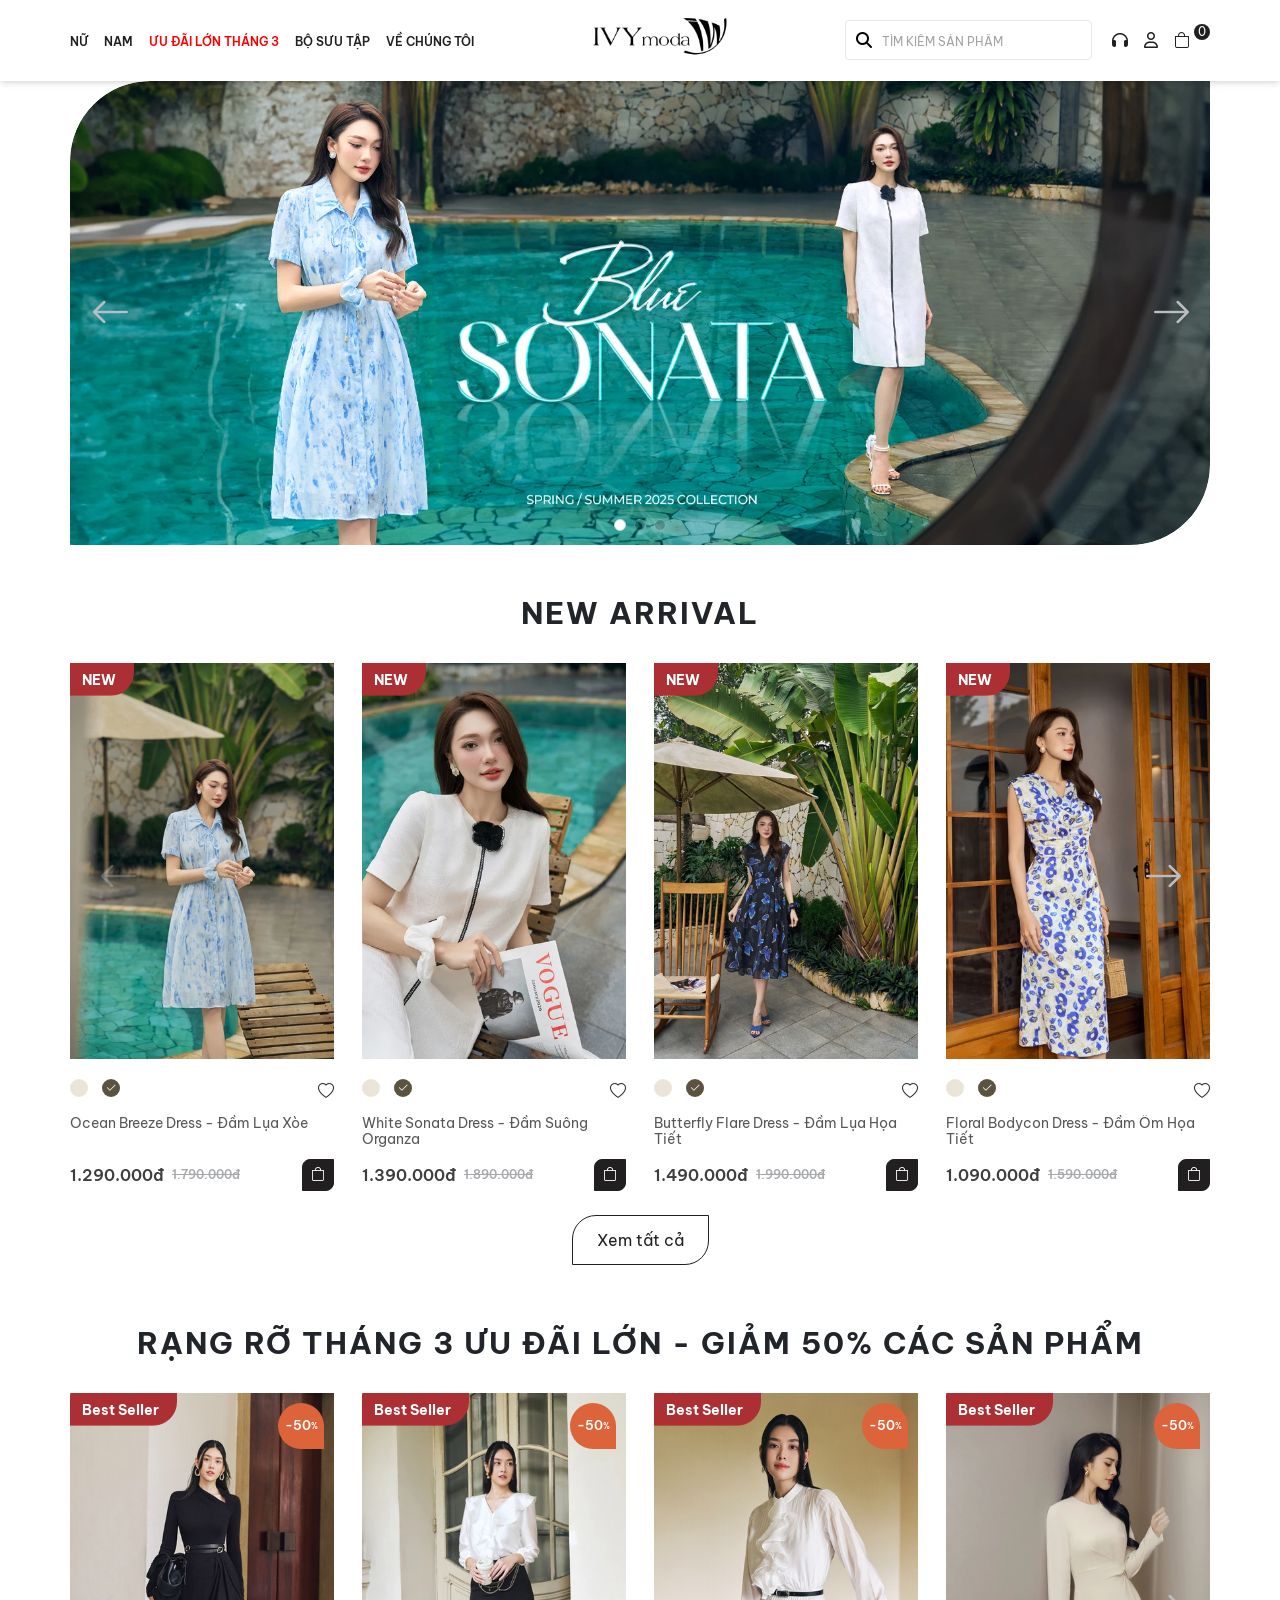
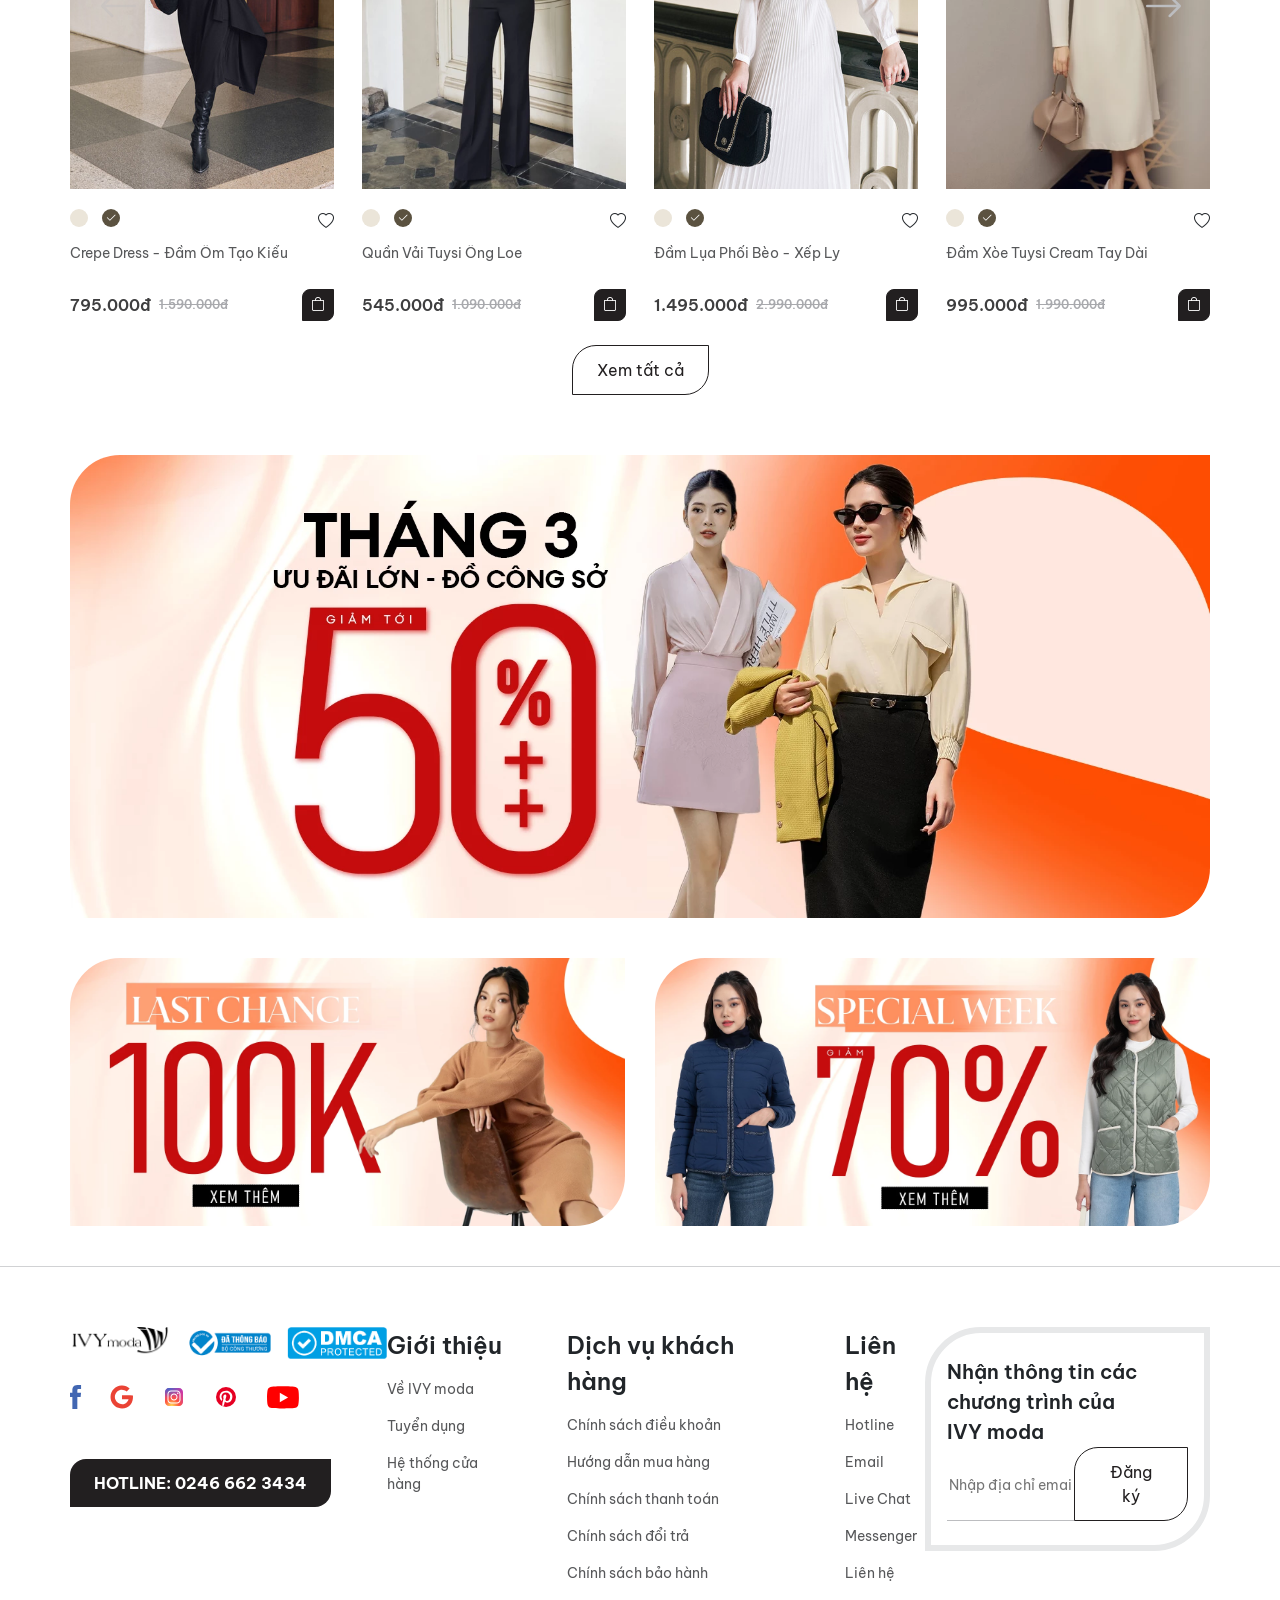
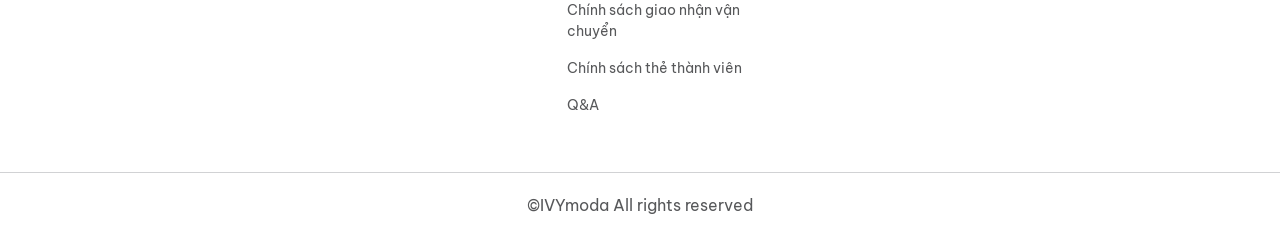
<file: index.html>
<!DOCTYPE html>
<html lang="en">

<head>
  <meta charset="UTF-8" />
  <meta name="viewport" content="width=device-width, initial-scale=1.0" />
  <link rel="stylesheet" href="https://cdnjs.cloudflare.com/ajax/libs/font-awesome/6.7.2/css/all.min.css"
    integrity="sha512-Evv84Mr4kqVGRNSgIGL/F/aIDqQb7xQ2vcrdIwxfjThSH8CSR7PBEakCr51Ck+w+/U6swU2Im1vVX0SVk9ABhg=="
    crossorigin="anonymous" referrerpolicy="no-referrer" />
  <link href="https://cdn.jsdelivr.net/npm/bootstrap@5.2.3/dist/css/bootstrap.min.css" rel="stylesheet"
    integrity="sha384-rbsA2VBKQhggwzxH7pPCaAqO46MgnOM80zW1RWuH61DGLwZJEdK2Kadq2F9CUG65" crossorigin="anonymous" />
  <link rel="stylesheet" href="https://cdn.jsdelivr.net/npm/swiper@11/swiper-bundle.min.css" />
  <link rel="stylesheet" href="https://cdn.jsdelivr.net/npm/bootstrap-icons@1.11.3/font/bootstrap-icons.min.css">
  <link rel="stylesheet" href="./assets/css/style.css" />
  <title>Trang chủ | IVY moda</title>
</head>

<body>
  <!-- Header -->
  <header class="header">
    <div class="container">
      <div class="inner-wrap">
        <!-- Menu Moblie -->
        <button class="inner-menu-mobile" data-bs-toggle="offcanvas" data-bs-target="#menu-mobile"
          aria-controls="menu-mobile">
          <i class="fa-solid fa-bars"></i>
        </button>
        <div class="offcanvas offcanvas-start" data-bs-scroll="true" tabindex="-1" id="menu-mobile">
          <div class="offcanvas-header">
            <button class="button-close-menu" data-bs-dismiss="offcanvas" aria-label="Close">
              <i class="fa-solid fa-xmark"></i>
            </button>
          </div>
          <div class="offcanvas-body">
            <div class="menu-mobile-button">
              <a href="login.html">Đăng nhập</a>
            </div>
            <nav class="menu-mobile-content">
              <ul>
                <li>
                  <a data-bs-toggle="collapse" href="#sub-menu-mobile1" role="button" aria-expanded="false"
                    aria-controls="sub-menu-mobile1">
                    <span>Nữ</span>
                    <i class="fa-solid fa-plus"></i>
                  </a>
                  <ul class="collapse" id="sub-menu-mobile1">
                    <li>
                      <a href="#">Chân váy</a>
                    </li>
                    <li>
                      <a href="#">Đầm / Áo dài</a>
                    </li>
                  </ul>
                </li>
                <li>
                  <a data-bs-toggle="collapse" href="#sub-menu-mobile2" role="button" aria-expanded="false"
                  aria-controls="sub-menu-mobile2">
                    <span>Nam</span>
                    <i class="fa-solid fa-plus"></i>
                  </a>
                  <ul class="collapse" id="sub-menu-mobile2">
                    <li>
                      <a href="#">Áo</a>
                    </li>
                    <li>
                      <a href="#">Quần nam</a>
                    </li>
                  </ul>
                </li>
                <li>
                  <a href="#" class="active">
                    <span>ƯU ĐÃI LỚN THÁNG 3</span>
                    <i class="fa-solid fa-plus"></i>
                  </a>
                </li>
                <li>
                  <a href="#">
                    <span>Bộ sưu tập</span>
                    <i class="fa-solid fa-plus"></i>
                  </a>
                </li>
                <li>
                  <a href="#">
                    <span>LIFESTYLE</span>
                  </a>
                </li>
                <li>
                  <a href="#">
                    <span>Về chúng tôi</span>
                    <i class="fa-solid fa-plus"></i>
                  </a>
                </li>
              </ul>
            </nav>
          </div>
        </div>
        <!-- End Menu Mobile -->

        <nav class="inner-menu">
          <ul>
            <li>
              <a href="#">Nữ</a>
            </li>
            <li>
              <a href="#">Nam</a>
            </li>
            <li>
              <a href="#" class="active">Ưu đãi lớn tháng 3</a>
              <ul>
                <div class="sub-title-menu">
                  <a href="#">SALE 50% Toàn bộ SP</a>
                </div>
                <li>
                  <a href="#">Áo công sở</a>
                </li>
                <li>
                  <a href="#">Đầm kiểu</a>
                </li>
                <li>
                  <a href="#">Áo khoác / blazer</a>
                </li>
                <li>
                  <a href="#">Áo thun / len</a>
                </li>
                <li>
                  <a href="#">Quần tây / jeans</a>
                </li>
                <li>
                  <a href="#">Chân váy công sở</a>
                </li>
              </ul>
            </li>
            <li>
              <a href="#">Bộ sưu tập</a>
            </li>
            <li>
              <a href="#">Về chúng tôi</a>
            </li>
          </ul>
        </nav>
        <div class="inner-logo">
          <a href="/">
            <img src="./assets/images/logo.png" alt="IVY moda" />
          </a>
        </div>
        <div class="inner-right-header">
          <form action="">
            <button>
              <i class="fa-solid fa-magnifying-glass"></i>
            </button>
            <input type="text" placeholder="TÌM KIẾM SẢN PHẨM" />
          </form>
          <div class="inner-actions">
            <div class="inner-headphone">
              <a href="#"><i class="fa-solid fa-headphones"></i></a>
            </div>
            <div class="inner-user">
              <a href="login.html"><i class="fa-regular fa-user"></i></a>
            </div>
            <div class="inner-cart">
              <!-- Cart Mobile -->
              <a data-bs-toggle="offcanvas" href="#cart-mobile" role="button" aria-controls="cart-mobile">
                <i class="bi bi-bag"></i>
                <span>0</span>
              </a>
              <div class="offcanvas offcanvas-end" tabindex="-1" id="cart-mobile" aria-labelledby="cart-mobile-title">
                <div class="offcanvas-header">
                  <h5 class="offcanvas-title" id="cart-mobile-title">
                    Giỏ hàng
                    <div class="cart-mobile-quantity">0</div>
                  </h5>
                  <button data-bs-dismiss="offcanvas" aria-label="Close">
                    <i class="fa-solid fa-xmark"></i>
                  </button>
                </div>
                <div class="offcanvas-body">
                  <div class="inner-content">
                    <div class="cart-mobile-total">Tổng cộng:<b>0đ</b></div>
                    <a href="#" class="cart-mobile-button">Đăng nhập</a>
                  </div>
                </div>
              </div>
              <!-- End Cart Mobile -->
            </div>
          </div>
        </div>
      </div>
    </div>
  </header>
  <!-- End Header -->

  <!-- Section 1 -->
  <div class="section-1">
    <div class="container">
      <div class="swiper swiperSection1">
        <div class="swiper-wrapper">
          <div class="swiper-slide inner-item">
            <a href="#">
              <img src="./assets/images/banner-1.webp" alt="">
            </a>
          </div>
          <div class="swiper-slide inner-item">
            <a href="#">
              <img src="./assets/images/banner-2.webp" alt="">
            </a>
          </div>
          <div class="swiper-slide inner-item">
            <a href="#">
              <img src="./assets/images/banner-3.webp" alt="">
            </a>
          </div>
        </div>
        <div class="swiper-button-next"><i class="bi bi-arrow-right"></i></div>
        <div class="swiper-button-prev"><i class="bi bi-arrow-left"></i></div>
        <div class="swiper-pagination"></div>
      </div>
    </div>
  </div>
  <!-- End Section 1 -->

  <!-- Section 2 -->
  <div class="section-2">
    <div class="container">
      <h2 class="box-title">
        NEW ARRIVAL
      </h2>
      <div class="swiper swiperSection2">
        <div class="swiper-wrapper">
          <div class="swiper-slide product-item">
            <div class="inner-tag tag-uppercase">
              New
            </div>
            <div class="inner-image">
              <a href="#">
                <img src="./assets/images/product-1.webp" alt="">
                <img src="./assets/images/product-1-active.webp" alt="" class="hover-img">
              </a>
            </div>
            <div class="inner-content">
              <div class="inner-meta">
                <div class="inner-color">
                  <div class="inner-box"></div>
                  <div class="inner-box"><i class="bi bi-check2"></i></div>
                </div>
                <div class="inner-favorite"><i class="bi bi-heart"></i></div>
              </div>
              <h3 class="inner-title">
                <a href="#">Ocean Breeze Dress - Đầm lụa xòe</a>
              </h3>
              <div class="price-product">
                <div class="inner-price">
                  <div class="inner-price-new">1.290.000đ</div>
                  <div class="inner-price-old">1.790.000đ</div>
                </div>
                <div class="inner-bag dropdown">
                  <a href="#" role="button" data-bs-toggle="dropdown" aria-expanded="false" data-bs-offset="0, 20">
                    <i class="bi bi-bag"></i>
                  </a>
                  <ul class="dropdown-menu">
                    <li><a class="dropdown-item" href="#">S</a></li>
                    <li><a class="dropdown-item" href="#">M</a></li>
                    <li><a class="dropdown-item" href="#">L</a></li>
                    <li><a class="dropdown-item" href="#">XL</a></li>
                  </ul>
                </div>
              </div>
            </div>
          </div>
          <div class="swiper-slide product-item">
            <div class="inner-tag tag-uppercase">
              New
            </div>
            <div class="inner-image">
              <a href="#">
                <img src="./assets/images/product-2.webp" alt="">
                <img src="./assets/images/product-2-active.webp" alt="" class="hover-img">
              </a>
            </div>
            <div class="inner-content">
              <div class="inner-meta">
                <div class="inner-color">
                  <div class="inner-box"></div>
                  <div class="inner-box"><i class="bi bi-check2"></i></div>
                </div>
                <div class="inner-favorite"><i class="bi bi-heart"></i></div>
              </div>
              <h3 class="inner-title">
                <a href="#">White Sonata Dress - Đầm suông Organza</a>
              </h3>
              <div class="price-product">
                <div class="inner-price">
                  <div class="inner-price-new">1.390.000đ</div>
                  <div class="inner-price-old">1.890.000đ</div>
                </div>
                <div class="inner-bag dropdown">
                  <a href="#" role="button" data-bs-toggle="dropdown" aria-expanded="false" data-bs-offset="0, 20">
                    <i class="bi bi-bag"></i>
                  </a>
                  <ul class="dropdown-menu">
                    <li><a class="dropdown-item" href="#">S</a></li>
                    <li><a class="dropdown-item" href="#">M</a></li>
                    <li><a class="dropdown-item" href="#">L</a></li>
                    <li><a class="dropdown-item" href="#">XL</a></li>
                  </ul>
                </div>
              </div>
            </div>
          </div>
          <div class="swiper-slide product-item">
            <div class="inner-tag tag-uppercase">
              New
            </div>
            <div class="inner-image">
              <a href="#">
                <img src="./assets/images/product-3.webp" alt="">
                <img src="./assets/images/product-3-active.webp" alt="" class="hover-img">
              </a>
            </div>
            <div class="inner-content">
              <div class="inner-meta">
                <div class="inner-color">
                  <div class="inner-box"></div>
                  <div class="inner-box"><i class="bi bi-check2"></i></div>
                </div>
                <div class="inner-favorite"><i class="bi bi-heart"></i></div>
              </div>
              <h3 class="inner-title">
                <a href="#">Butterfly Flare Dress - Đầm lụa họa tiết</a>
              </h3>
              <div class="price-product">
                <div class="inner-price">
                  <div class="inner-price-new">1.490.000đ</div>
                  <div class="inner-price-old">1.990.000đ</div>
                </div>
                <div class="inner-bag dropdown">
                  <a href="#" role="button" data-bs-toggle="dropdown" aria-expanded="false" data-bs-offset="0, 20">
                    <i class="bi bi-bag"></i>
                  </a>
                  <ul class="dropdown-menu">
                    <li><a class="dropdown-item" href="#">S</a></li>
                    <li><a class="dropdown-item" href="#">M</a></li>
                    <li><a class="dropdown-item" href="#">L</a></li>
                    <li><a class="dropdown-item" href="#">XL</a></li>
                  </ul>
                </div>
              </div>
            </div>
          </div>
          <div class="swiper-slide product-item">
            <div class="inner-tag tag-uppercase">
              New
            </div>
            <div class="inner-image">
              <a href="#">
                <img src="./assets/images/product-4.webp" alt="">
                <img src="./assets/images/product-4-active.webp" alt="" class="hover-img">
              </a>
            </div>
            <div class="inner-content">
              <div class="inner-meta">
                <div class="inner-color">
                  <div class="inner-box"></div>
                  <div class="inner-box"><i class="bi bi-check2"></i></div>
                </div>
                <div class="inner-favorite"><i class="bi bi-heart"></i></div>
              </div>
              <h3 class="inner-title">
                <a href="#">Floral Bodycon Dress - Đầm ôm họa tiết</a>
              </h3>
              <div class="price-product">
                <div class="inner-price">
                  <div class="inner-price-new">1.090.000đ</div>
                  <div class="inner-price-old">1.590.000đ</div>
                </div>
                <div class="inner-bag dropdown">
                  <a href="#" role="button" data-bs-toggle="dropdown" aria-expanded="false" data-bs-offset="0, 20">
                    <i class="bi bi-bag"></i>
                  </a>
                  <ul class="dropdown-menu">
                    <li><a class="dropdown-item" href="#">S</a></li>
                    <li><a class="dropdown-item" href="#">M</a></li>
                    <li><a class="dropdown-item" href="#">L</a></li>
                    <li><a class="dropdown-item" href="#">XL</a></li>
                  </ul>
                </div>
              </div>
            </div>
          </div>
          <div class="swiper-slide product-item">
            <div class="inner-tag tag-uppercase">
              New
            </div>
            <div class="inner-image">
              <a href="#">
                <img src="./assets/images/product-5.webp" alt="">
                <img src="./assets/images/product-5-active.webp" alt="" class="hover-img">
              </a>
            </div>
            <div class="inner-content">
              <div class="inner-meta">
                <div class="inner-color">
                  <div class="inner-box"></div>
                  <div class="inner-box"><i class="bi bi-check2"></i></div>
                </div>
                <div class="inner-favorite"><i class="bi bi-heart"></i></div>
              </div>
              <h3 class="inner-title">
                <a href="#">Graceful Bloom Dress - Đầm Tuytsi đuôi cá</a>
              </h3>
              <div class="price-product">
                <div class="inner-price">
                  <div class="inner-price-new">1.390.000đ</div>
                  <div class="inner-price-old">1.890.000đ</div>
                </div>
                <div class="inner-bag dropdown">
                  <a href="#" role="button" data-bs-toggle="dropdown" aria-expanded="false" data-bs-offset="0, 20">
                    <i class="bi bi-bag"></i>
                  </a>
                  <ul class="dropdown-menu">
                    <li><a class="dropdown-item" href="#">S</a></li>
                    <li><a class="dropdown-item" href="#">M</a></li>
                    <li><a class="dropdown-item" href="#">L</a></li>
                    <li><a class="dropdown-item" href="#">XL</a></li>
                  </ul>
                </div>
              </div>
            </div>
          </div>
          <div class="swiper-slide product-item">
            <div class="inner-tag tag-uppercase">
              New
            </div>
            <div class="inner-image">
              <a href="#">
                <img src="./assets/images/product-6.webp" alt="">
                <img src="./assets/images/product-6-active.webp" alt="" class="hover-img">
              </a>
            </div>
            <div class="inner-content">
              <div class="inner-meta">
                <div class="inner-color">
                  <div class="inner-box"></div>
                  <div class="inner-box"><i class="bi bi-check2"></i></div>
                </div>
                <div class="inner-favorite"><i class="bi bi-heart"></i></div>
              </div>
              <h3 class="inner-title">
                <a href="#">Graceful V Knit - Áo Gile Tuytsi</a>
              </h3>
              <div class="price-product">
                <div class="inner-price">
                  <div class="inner-price-new">890.000đ</div>
                  <div class="inner-price-old">1.390.000đ</div>
                </div>
                <div class="inner-bag dropdown">
                  <a href="#" role="button" data-bs-toggle="dropdown" aria-expanded="false" data-bs-offset="0, 20">
                    <i class="bi bi-bag"></i>
                  </a>
                  <ul class="dropdown-menu">
                    <li><a class="dropdown-item" href="#">S</a></li>
                    <li><a class="dropdown-item" href="#">M</a></li>
                    <li><a class="dropdown-item" href="#">L</a></li>
                    <li><a class="dropdown-item" href="#">XL</a></li>
                  </ul>
                </div>
              </div>
            </div>
          </div>
          <div class="swiper-slide product-item">
            <div class="inner-tag tag-uppercase">
              New
            </div>
            <div class="inner-image">
              <a href="#">
                <img src="./assets/images/product-7.webp" alt="">
                <img src="./assets/images/product-7-active.webp" alt="" class="hover-img">
              </a>
            </div>
            <div class="inner-content">
              <div class="inner-meta">
                <div class="inner-color">
                  <div class="inner-box"></div>
                  <div class="inner-box"><i class="bi bi-check2"></i></div>
                </div>
                <div class="inner-favorite"><i class="bi bi-heart"></i></div>
              </div>
              <h3 class="inner-title">
                <a href="#">Sea Breeze Skirt - Chân váy xòe tafta</a>
              </h3>
              <div class="price-product">
                <div class="inner-price">
                  <div class="inner-price-new">690.000đ</div>
                  <div class="inner-price-old">1.190.000đ</div>
                </div>
                <div class="inner-bag dropdown">
                  <a href="#" role="button" data-bs-toggle="dropdown" aria-expanded="false" data-bs-offset="0, 20">
                    <i class="bi bi-bag"></i>
                  </a>
                  <ul class="dropdown-menu">
                    <li><a class="dropdown-item" href="#">S</a></li>
                    <li><a class="dropdown-item" href="#">M</a></li>
                    <li><a class="dropdown-item" href="#">L</a></li>
                    <li><a class="dropdown-item" href="#">XL</a></li>
                  </ul>
                </div>
              </div>
            </div>
          </div>
          <div class="swiper-slide product-item">
            <div class="inner-tag tag-uppercase">
              New
            </div>
            <div class="inner-image">
              <a href="#">
                <img src="./assets/images/product-8.webp" alt="">
                <img src="./assets/images/product-8-active.webp" alt="" class="hover-img">
              </a>
            </div>
            <div class="inner-content">
              <div class="inner-meta">
                <div class="inner-color">
                  <div class="inner-box"></div>
                  <div class="inner-box"><i class="bi bi-check2"></i></div>
                </div>
                <div class="inner-favorite"><i class="bi bi-heart"></i></div>
              </div>
              <h3 class="inner-title">
                <a href="#">Elegant White - Chân váy bút chì</a>
              </h3>
              <div class="price-product">
                <div class="inner-price">
                  <div class="inner-price-new">1.290.000đ</div>
                  <div class="inner-price-old">1.790.000đ</div>
                </div>
                <div class="inner-bag dropdown">
                  <a href="#" role="button" data-bs-toggle="dropdown" aria-expanded="false" data-bs-offset="0, 20">
                    <i class="bi bi-bag"></i>
                  </a>
                  <ul class="dropdown-menu">
                    <li><a class="dropdown-item" href="#">S</a></li>
                    <li><a class="dropdown-item" href="#">M</a></li>
                    <li><a class="dropdown-item" href="#">L</a></li>
                    <li><a class="dropdown-item" href="#">XL</a></li>
                  </ul>
                </div>
              </div>
            </div>
          </div>
          <div class="swiper-slide product-item">
            <div class="inner-tag tag-uppercase">
              New
            </div>
            <div class="inner-image">
              <a href="#">
                <img src="./assets/images/product-9.webp" alt="">
                <img src="./assets/images/product-9-active.webp" alt="" class="hover-img">
              </a>
            </div>
            <div class="inner-content">
              <div class="inner-meta">
                <div class="inner-color">
                  <div class="inner-box"></div>
                  <div class="inner-box"><i class="bi bi-check2"></i></div>
                </div>
                <div class="inner-favorite"><i class="bi bi-heart"></i></div>
              </div>
              <h3 class="inner-title">
                <a href="#">Áo len Polo kẻ ngang</a>
              </h3>
              <div class="price-product">
                <div class="inner-price">
                  <div class="inner-price-new">590.000đ</div>
                  <div class="inner-price-old">1.090.000đ</div>
                </div>
                <div class="inner-bag dropdown">
                  <a href="#" role="button" data-bs-toggle="dropdown" aria-expanded="false" data-bs-offset="0, 20">
                    <i class="bi bi-bag"></i>
                  </a>
                  <ul class="dropdown-menu">
                    <li><a class="dropdown-item" href="#">S</a></li>
                    <li><a class="dropdown-item" href="#">M</a></li>
                    <li><a class="dropdown-item" href="#">L</a></li>
                    <li><a class="dropdown-item" href="#">XL</a></li>
                  </ul>
                </div>
              </div>
            </div>
          </div>
          <div class="swiper-slide product-item">
            <div class="inner-tag tag-uppercase">
              New
            </div>
            <div class="inner-image">
              <a href="#">
                <img src="./assets/images/product-10.webp" alt="">
                <img src="./assets/images/product-10-active.webp" alt="" class="hover-img">
              </a>
            </div>
            <div class="inner-content">
              <div class="inner-meta">
                <div class="inner-color">
                  <div class="inner-box"></div>
                  <div class="inner-box"><i class="bi bi-check2"></i></div>
                </div>
                <div class="inner-favorite"><i class="bi bi-heart"></i></div>
              </div>
              <h3 class="inner-title">
                <a href="#">Graceful Pants - Quần dài Tuytsi</a>
              </h3>
              <div class="price-product">
                <div class="inner-price">
                  <div class="inner-price-new">490.000đ</div>
                  <div class="inner-price-old">990.000đ</div>
                </div>
                <div class="inner-bag dropdown">
                  <a href="#" role="button" data-bs-toggle="dropdown" aria-expanded="false" data-bs-offset="0, 20">
                    <i class="bi bi-bag"></i>
                  </a>
                  <ul class="dropdown-menu">
                    <li><a class="dropdown-item" href="#">S</a></li>
                    <li><a class="dropdown-item" href="#">M</a></li>
                    <li><a class="dropdown-item" href="#">L</a></li>
                    <li><a class="dropdown-item" href="#">XL</a></li>
                  </ul>
                </div>
              </div>
            </div>
          </div>
        </div>
        <div class="swiper-button-next swiper-button-next-custom"><i class="bi bi-arrow-right"></i></div>
        <div class="swiper-button-prev swiper-button-prev-custom"><i class="bi bi-arrow-left"></i></div>
      </div>
      <div class="inner-button">
        <a href="#" class="button-outline">Xem tất cả</a>
      </div>
    </div>
  </div>
  <!-- End Section 2 -->

  <!-- Section 2 more -->
  <div class="section-2">
    <div class="container">
      <h2 class="box-title">
        RẠNG RỠ THÁNG 3 ƯU ĐÃI LỚN - GIẢM 50% CÁC SẢN PHẨM
      </h2>
      <div class="swiper swiperSection2">
        <div class="swiper-wrapper">
          <div class="swiper-slide product-item">
            <div class="inner-tag">
              Best Seller
            </div>
            <div class="inner-discount">-50<span>%</span></div>
            <div class="inner-image">
              <a href="#">
                <img src="./assets/images/product-11.jpg" alt="">
                <img src="./assets/images/product-11-active.jpg" alt="" class="hover-img">
              </a>
            </div>
            <div class="inner-content">
              <div class="inner-meta">
                <div class="inner-color">
                  <div class="inner-box"></div>
                  <div class="inner-box"><i class="bi bi-check2"></i></div>
                </div>
                <div class="inner-favorite"><i class="bi bi-heart"></i></div>
              </div>
              <h3 class="inner-title">
                <a href="#">Crepe Dress - Đầm ôm tạo kiểu</a>
              </h3>
              <div class="price-product">
                <div class="inner-price">
                  <div class="inner-price-new">795.000đ</div>
                  <div class="inner-price-old">1.590.000đ</div>
                </div>
                <div class="inner-bag dropdown">
                  <a href="#" role="button" data-bs-toggle="dropdown" aria-expanded="false" data-bs-offset="0, 20">
                    <i class="bi bi-bag"></i>
                  </a>
                  <ul class="dropdown-menu">
                    <li><a class="dropdown-item" href="#">S</a></li>
                    <li><a class="dropdown-item" href="#">M</a></li>
                    <li><a class="dropdown-item" href="#">L</a></li>
                    <li><a class="dropdown-item" href="#">XL</a></li>
                  </ul>
                </div>
              </div>
            </div>
          </div>
          <div class="swiper-slide product-item">
            <div class="inner-tag">
              Best Seller
            </div>
            <div class="inner-discount">-50<span>%</span></div>
            <div class="inner-image">
              <a href="#">
                <img src="./assets/images/product-12.webp" alt="">
                <img src="./assets/images/product-12-active.webp" alt="" class="hover-img">
              </a>
            </div>
            <div class="inner-content">
              <div class="inner-meta">
                <div class="inner-color">
                  <div class="inner-box"></div>
                  <div class="inner-box"><i class="bi bi-check2"></i></div>
                </div>
                <div class="inner-favorite"><i class="bi bi-heart"></i></div>
              </div>
              <h3 class="inner-title">
                <a href="#">Quần vải Tuysi ống loe</a>
              </h3>
              <div class="price-product">
                <div class="inner-price">
                  <div class="inner-price-new">545.000đ</div>
                  <div class="inner-price-old">1.090.000đ</div>
                </div>
                <div class="inner-bag dropdown">
                  <a href="#" role="button" data-bs-toggle="dropdown" aria-expanded="false" data-bs-offset="0, 20">
                    <i class="bi bi-bag"></i>
                  </a>
                  <ul class="dropdown-menu">
                    <li><a class="dropdown-item" href="#">S</a></li>
                    <li><a class="dropdown-item" href="#">M</a></li>
                    <li><a class="dropdown-item" href="#">L</a></li>
                    <li><a class="dropdown-item" href="#">XL</a></li>
                  </ul>
                </div>
              </div>
            </div>
          </div>
          <div class="swiper-slide product-item">
            <div class="inner-tag">
              Best Seller
            </div>
            <div class="inner-discount">-50<span>%</span></div>
            <div class="inner-image">
              <a href="#">
                <img src="./assets/images/product-13.jpg" alt="">
                <img src="./assets/images/product-13-active.jpg" alt="" class="hover-img">
              </a>
            </div>
            <div class="inner-content">
              <div class="inner-meta">
                <div class="inner-color">
                  <div class="inner-box"></div>
                  <div class="inner-box"><i class="bi bi-check2"></i></div>
                </div>
                <div class="inner-favorite"><i class="bi bi-heart"></i></div>
              </div>
              <h3 class="inner-title">
                <a href="#">Đầm lụa phối bèo - xếp ly</a>
              </h3>
              <div class="price-product">
                <div class="inner-price">
                  <div class="inner-price-new">1.495.000đ</div>
                  <div class="inner-price-old">2.990.000đ</div>
                </div>
                <div class="inner-bag dropdown">
                  <a href="#" role="button" data-bs-toggle="dropdown" aria-expanded="false" data-bs-offset="0, 20">
                    <i class="bi bi-bag"></i>
                  </a>
                  <ul class="dropdown-menu">
                    <li><a class="dropdown-item" href="#">S</a></li>
                    <li><a class="dropdown-item" href="#">M</a></li>
                    <li><a class="dropdown-item" href="#">L</a></li>
                    <li><a class="dropdown-item" href="#">XL</a></li>
                  </ul>
                </div>
              </div>
            </div>
          </div>
          <div class="swiper-slide product-item">
            <div class="inner-tag">
              Best Seller
            </div>
            <div class="inner-discount">-50<span>%</span></div>
            <div class="inner-image">
              <a href="#">
                <img src="./assets/images/product-14.webp" alt="">
                <img src="./assets/images/product-14-active.webp" alt="" class="hover-img">
              </a>
            </div>
            <div class="inner-content">
              <div class="inner-meta">
                <div class="inner-color">
                  <div class="inner-box"></div>
                  <div class="inner-box"><i class="bi bi-check2"></i></div>
                </div>
                <div class="inner-favorite"><i class="bi bi-heart"></i></div>
              </div>
              <h3 class="inner-title">
                <a href="#">Đầm xòe Tuysi Cream tay dài</a>
              </h3>
              <div class="price-product">
                <div class="inner-price">
                  <div class="inner-price-new">995.000đ</div>
                  <div class="inner-price-old">1.990.000đ</div>
                </div>
                <div class="inner-bag dropdown">
                  <a href="#" role="button" data-bs-toggle="dropdown" aria-expanded="false" data-bs-offset="0, 20">
                    <i class="bi bi-bag"></i>
                  </a>
                  <ul class="dropdown-menu">
                    <li><a class="dropdown-item" href="#">S</a></li>
                    <li><a class="dropdown-item" href="#">M</a></li>
                    <li><a class="dropdown-item" href="#">L</a></li>
                    <li><a class="dropdown-item" href="#">XL</a></li>
                  </ul>
                </div>
              </div>
            </div>
          </div>
          <div class="swiper-slide product-item">
            <div class="inner-tag">
              Best Seller
            </div>
            <div class="inner-discount">-50<span>%</span></div>
            <div class="inner-image">
              <a href="#">
                <img src="./assets/images/product-15.webp" alt="">
                <img src="./assets/images/product-15-active.webp" alt="" class="hover-img">
              </a>
            </div>
            <div class="inner-content">
              <div class="inner-meta">
                <div class="inner-color">
                  <div class="inner-box"></div>
                  <div class="inner-box"><i class="bi bi-check2"></i></div>
                </div>
                <div class="inner-favorite"><i class="bi bi-heart"></i></div>
              </div>
              <h3 class="inner-title">
                <a href="#">Áo sơ mi lụa Mystic</a>
              </h3>
              <div class="price-product">
                <div class="inner-price">
                  <div class="inner-price-new">595.000đ</div>
                  <div class="inner-price-old">1.190.000đ</div>
                </div>
                <div class="inner-bag dropdown">
                  <a href="#" role="button" data-bs-toggle="dropdown" aria-expanded="false" data-bs-offset="0, 20">
                    <i class="bi bi-bag"></i>
                  </a>
                  <ul class="dropdown-menu">
                    <li><a class="dropdown-item" href="#">S</a></li>
                    <li><a class="dropdown-item" href="#">M</a></li>
                    <li><a class="dropdown-item" href="#">L</a></li>
                    <li><a class="dropdown-item" href="#">XL</a></li>
                  </ul>
                </div>
              </div>
            </div>
          </div>
          <div class="swiper-slide product-item">
            <div class="inner-tag">
              Best Seller
            </div>
            <div class="inner-discount">-50<span>%</span></div>
            <div class="inner-image">
              <a href="#">
                <img src="./assets/images/product-16.webp" alt="">
                <img src="./assets/images/product-16-active.webp" alt="" class="hover-img">
              </a>
            </div>
            <div class="inner-content">
              <div class="inner-meta">
                <div class="inner-color">
                  <div class="inner-box"></div>
                  <div class="inner-box"><i class="bi bi-check2"></i></div>
                </div>
                <div class="inner-favorite"><i class="bi bi-heart"></i></div>
              </div>
              <h3 class="inner-title">
                <a href="#">Đầm ôm Tuytsi Hiver</a>
              </h3>
              <div class="price-product">
                <div class="inner-price">
                  <div class="inner-price-new">1.045.000đ</div>
                  <div class="inner-price-old">2.090.000đ</div>
                </div>
                <div class="inner-bag dropdown">
                  <a href="#" role="button" data-bs-toggle="dropdown" aria-expanded="false" data-bs-offset="0, 20">
                    <i class="bi bi-bag"></i>
                  </a>
                  <ul class="dropdown-menu">
                    <li><a class="dropdown-item" href="#">S</a></li>
                    <li><a class="dropdown-item" href="#">M</a></li>
                    <li><a class="dropdown-item" href="#">L</a></li>
                    <li><a class="dropdown-item" href="#">XL</a></li>
                  </ul>
                </div>
              </div>
            </div>
          </div>
          <div class="swiper-slide product-item">
            <div class="inner-tag">
              Best Seller
            </div>
            <div class="inner-discount">-50<span>%</span></div>
            <div class="inner-image">
              <a href="#">
                <img src="./assets/images/product-17.webp" alt="">
                <img src="./assets/images/product-17-active.webp" alt="" class="hover-img">
              </a>
            </div>
            <div class="inner-content">
              <div class="inner-meta">
                <div class="inner-color">
                  <div class="inner-box"></div>
                  <div class="inner-box"><i class="bi bi-check2"></i></div>
                </div>
                <div class="inner-favorite"><i class="bi bi-heart"></i></div>
              </div>
              <h3 class="inner-title">
                <a href="#">Áo sơ mi Bloom Collar</a>
              </h3>
              <div class="price-product">
                <div class="inner-price">
                  <div class="inner-price-new">645.000đ</div>
                  <div class="inner-price-old">1.290.000đ</div>
                </div>
                <div class="inner-bag dropdown">
                  <a href="#" role="button" data-bs-toggle="dropdown" aria-expanded="false" data-bs-offset="0, 20">
                    <i class="bi bi-bag"></i>
                  </a>
                  <ul class="dropdown-menu">
                    <li><a class="dropdown-item" href="#">S</a></li>
                    <li><a class="dropdown-item" href="#">M</a></li>
                    <li><a class="dropdown-item" href="#">L</a></li>
                    <li><a class="dropdown-item" href="#">XL</a></li>
                  </ul>
                </div>
              </div>
            </div>
          </div>
          <div class="swiper-slide product-item">
            <div class="inner-tag">
              Best Seller
            </div>
            <div class="inner-discount">-50<span>%</span></div>
            <div class="inner-image">
              <a href="#">
                <img src="./assets/images/product-18.webp" alt="">
                <img src="./assets/images/product-18-active.webp" alt="" class="hover-img">
              </a>
            </div>
            <div class="inner-content">
              <div class="inner-meta">
                <div class="inner-color">
                  <div class="inner-box"></div>
                  <div class="inner-box"><i class="bi bi-check2"></i></div>
                </div>
                <div class="inner-favorite"><i class="bi bi-heart"></i></div>
              </div>
              <h3 class="inner-title">
                <a href="#">Chân váy 2 khuy phối dây</a>
              </h3>
              <div class="price-product">
                <div class="inner-price">
                  <div class="inner-price-new">645.000đ</div>
                  <div class="inner-price-old">1.290.000đ</div>
                </div>
                <div class="inner-bag dropdown">
                  <a href="#" role="button" data-bs-toggle="dropdown" aria-expanded="false" data-bs-offset="0, 20">
                    <i class="bi bi-bag"></i>
                  </a>
                  <ul class="dropdown-menu">
                    <li><a class="dropdown-item" href="#">S</a></li>
                    <li><a class="dropdown-item" href="#">M</a></li>
                    <li><a class="dropdown-item" href="#">L</a></li>
                    <li><a class="dropdown-item" href="#">XL</a></li>
                  </ul>
                </div>
              </div>
            </div>
          </div>
          <div class="swiper-slide product-item">
            <div class="inner-tag">
              Best Seller
            </div>
            <div class="inner-discount">-50<span>%</span></div>
            <div class="inner-image">
              <a href="#">
                <img src="./assets/images/product-19.webp" alt="">
                <img src="./assets/images/product-19-active.webp" alt="" class="hover-img">
              </a>
            </div>
            <div class="inner-content">
              <div class="inner-meta">
                <div class="inner-color">
                  <div class="inner-box"></div>
                  <div class="inner-box"><i class="bi bi-check2"></i></div>
                </div>
                <div class="inner-favorite"><i class="bi bi-heart"></i></div>
              </div>
              <h3 class="inner-title">
                <a href="#">Áo vest Sophia Elegance</a>
              </h3>
              <div class="price-product">
                <div class="inner-price">
                  <div class="inner-price-new">845.000đ</div>
                  <div class="inner-price-old">1.690.000đ</div>
                </div>
                <div class="inner-bag dropdown">
                  <a href="#" role="button" data-bs-toggle="dropdown" aria-expanded="false" data-bs-offset="0, 20">
                    <i class="bi bi-bag"></i>
                  </a>
                  <ul class="dropdown-menu">
                    <li><a class="dropdown-item" href="#">S</a></li>
                    <li><a class="dropdown-item" href="#">M</a></li>
                    <li><a class="dropdown-item" href="#">L</a></li>
                    <li><a class="dropdown-item" href="#">XL</a></li>
                  </ul>
                </div>
              </div>
            </div>
          </div>
          <div class="swiper-slide product-item">
            <div class="inner-tag">
              Best Seller
            </div>
            <div class="inner-discount">-50<span>%</span></div>
            <div class="inner-image">
              <a href="#">
                <img src="./assets/images/product-20.webp" alt="">
                <img src="./assets/images/product-20-active.webp" alt="" class="hover-img">
              </a>
            </div>
            <div class="inner-content">
              <div class="inner-meta">
                <div class="inner-color">
                  <div class="inner-box"></div>
                  <div class="inner-box"><i class="bi bi-check2"></i></div>
                </div>
                <div class="inner-favorite"><i class="bi bi-heart"></i></div>
              </div>
              <h3 class="inner-title">
                <a href="#">Đầm lụa xòe cổ nơ Signature</a>
              </h3>
              <div class="price-product">
                <div class="inner-price">
                  <div class="inner-price-new">1.175.000đ</div>
                  <div class="inner-price-old">2.350.000đ</div>
                </div>
                <div class="inner-bag dropdown">
                  <a href="#" role="button" data-bs-toggle="dropdown" aria-expanded="false" data-bs-offset="0, 20">
                    <i class="bi bi-bag"></i>
                  </a>
                  <ul class="dropdown-menu">
                    <li><a class="dropdown-item" href="#">S</a></li>
                    <li><a class="dropdown-item" href="#">M</a></li>
                    <li><a class="dropdown-item" href="#">L</a></li>
                    <li><a class="dropdown-item" href="#">XL</a></li>
                  </ul>
                </div>
              </div>
            </div>
          </div>
        </div>
        <div class="swiper-button-next swiper-button-next-custom"><i class="bi bi-arrow-right"></i></div>
        <div class="swiper-button-prev swiper-button-prev-custom"><i class="bi bi-arrow-left"></i></div>
      </div>
      <div class="inner-button">
        <a href="#" class="button-outline">Xem tất cả</a>
      </div>
    </div>
  </div>
  <!-- End Section 2 more -->

  <!-- Section 3 -->
  <div class="section-3">
    <div class="container">
      <div class="inner-wrap">
        <div class="inner-item">
          <a href="#">
            <img src="./assets/images/section-3-img-1.webp" alt="">
          </a>
        </div>
        <div class="inner-item">
          <a href="#">
            <img src="./assets/images/section-3-img-2.webp" alt="">
          </a>
        </div>
        <div class="inner-item">
          <a href="#">
            <img src="./assets/images/section-3-img-3.webp" alt="">
          </a>
        </div>
      </div>
    </div>
  </div>
  <!-- End Section 3 -->

  <!-- Footer -->
  <footer class="footer">
    <div class="container">
      <div class="inner-wrap">
        <div class="left-footer">
          <div class="inner-brand">
            <img src="./assets/images/logo.png" alt="">
            <img src="./assets/images/img-congthuong.png" alt="">
            <img src="./assets/images/dmca.png" alt="">
          </div>
          <div class="inner-socials">
            <ul>
              <li>
                <a href="#"><img src="./assets/images/ic_fb.svg" alt=""></a>
              </li>
              <li>
                <a href="#"><img src="./assets/images/ic_gg.svg" alt=""></a>
              </li>
              <li>
                <a href="#"><img src="./assets/images/ic_instagram.svg" alt=""></a>
              </li>
              <li>
                <a href="#"><img src="./assets/images/ic_pinterest.svg" alt=""></a>
              </li>
              <li>
                <a href="#"><img src="./assets/images/ic_ytb.svg" alt=""></a>
              </li>
            </ul>
          </div>
          <div class="inner-button">
            <a href="" class="button-hotline">Hotline: 0246 662 3434</a>
          </div>
        </div>
        <div class="center-footer">
          <div class="inner-item">
            <div class="title-footer">Giới thiệu</div>
            <ul>
              <li>
                <a href="#">Về IVY moda</a>
              </li>
              <li>
                <a href="#">Tuyển dụng</a>
              </li>
              <li>
                <a href="#">Hệ thống cửa hàng</a>
              </li>
            </ul>
          </div>
          <div class="inner-item">
            <div class="title-footer">Dịch vụ khách hàng</div>
            <ul>
              <li>
                <a href="#">Chính sách điều khoản</a>
              </li>
              <li>
                <a href="#">Hướng dẫn mua hàng</a>
              </li>
              <li>
                <a href="#">Chính sách thanh toán</a>
              </li>
              <li>
                <a href="#">Chính sách đổi trả</a>
              </li>
              <li>
                <a href="#">Chính sách bảo hành</a>
              </li>
              <li>
                <a href="#">Chính sách giao nhận vận chuyển</a>
              </li>
              <li>
                <a href="#">Chính sách thẻ thành viên</a>
              </li>
              <li>
                <a href="#">Q&A</a>
              </li>
            </ul>
          </div>
          <div class="inner-item">
            <div class="title-footer">Liên hệ</div>
            <ul>
              <li>
                <a href="#">Hotline</a>
              </li>
              <li>
                <a href="#">Email</a>
              </li>
              <li>
                <a href="#">Live Chat</a>
              </li>
              <li>
                <a href="#">Messenger</a>
              </li>
              <li>
                <a href="#">Liên hệ</a>
              </li>
            </ul>
          </div>
        </div>
        <div class="right-footer">
          <div class="title-form">Nhận thông tin các chương trình của IVY moda</div>
          <form action="" class="inner-form">
            <input type="email" placeholder="Nhập địa chỉ email">
            <button type="submit">Đăng ký</button>
          </form>
        </div>
      </div>
      <div class="inner-block">
        <div class="right-footer">
          <div class="title-form">Nhận thông tin các chương trình của IVY moda</div>
          <form action="" class="inner-form">
            <input type="email" placeholder="Nhập địa chỉ email">
            <button type="submit">Đăng ký</button>
          </form>
        </div>
        <div class="center-footer">
          <div class="inner-item">
            <div class="title-footer">Giới thiệu</div>
            <ul>
              <li>
                <a href="#">Về IVY moda</a>
              </li>
              <li>
                <a href="#">Tuyển dụng</a>
              </li>
              <li>
                <a href="#">Hệ thống cửa hàng</a>
              </li>
            </ul>
          </div>
          <div class="inner-item">
            <div class="title-footer">Dịch vụ khách hàng</div>
            <ul>
              <li>
                <a href="#">Chính sách điều khoản</a>
              </li>
              <li>
                <a href="#">Hướng dẫn mua hàng</a>
              </li>
              <li>
                <a href="#">Chính sách thanh toán</a>
              </li>
              <li>
                <a href="#">Chính sách đổi trả</a>
              </li>
              <li>
                <a href="#">Chính sách bảo hành</a>
              </li>
            </ul>
          </div>
          <div class="inner-item">
            <div class="title-footer">Liên hệ</div>
            <ul>
              <li>
                <a href="#">Hotline</a>
              </li>
              <li>
                <a href="#">Email</a>
              </li>
              <li>
                <a href="#">Live Chat</a>
              </li>
              <li>
                <a href="#">Messenger</a>
              </li>
              <li>
                <a href="#">Liên hệ</a>
              </li>
            </ul>
          </div>
        </div>
        <div class="left-footer">
          <div class="inner-brand">
            <img src="./assets/images/logo.png" alt="">
            <img src="./assets/images/img-congthuong.png" alt="">
            <img src="./assets/images/dmca.png" alt="">
          </div>
          <div class="inner-socials">
            <ul>
              <li>
                <a href="#"><img src="./assets/images/ic_fb.svg" alt=""></a>
              </li>
              <li>
                <a href="#"><img src="./assets/images/ic_gg.svg" alt=""></a>
              </li>
              <li>
                <a href="#"><img src="./assets/images/ic_instagram.svg" alt=""></a>
              </li>
              <li>
                <a href="#"><img src="./assets/images/ic_pinterest.svg" alt=""></a>
              </li>
              <li>
                <a href="#"><img src="./assets/images/ic_ytb.svg" alt=""></a>
              </li>
            </ul>
          </div>
          <div class="inner-button">
            <a href="" class="button-hotline">Hotline: 0246 662 3434</a>
          </div>
        </div>
      </div>
    </div>
  </footer>
  <div class="sub-footer">
    ©IVYmoda All rights reserved
  </div>
  <!-- End Footer -->

  <!-- Meta mobile -->
  <div class="meta-mobile">
    <div class="container">
      <div class="inner-wrap">
        <div class="inner-item">
          <button>
            <i class="fa-solid fa-magnifying-glass"></i>
          </button>
          <span>Tìm kiếm</span>
        </div>
        <div class="inner-item">
          <a href="#"><i class="fa-regular fa-user"></i></a>
          <span>Đăng nhập</span>
        </div>
        <div class="inner-item">
          <a href="#"><i class="fa-solid fa-headphones"></i></a>
          <span>Trợ giúp</span>
        </div>
      </div>
    </div>
  </div>
  <!-- End Meta mobile -->

  <!-- Bootstrap 5 -->
  <script src="https://cdn.jsdelivr.net/npm/bootstrap@5.2.3/dist/js/bootstrap.bundle.min.js"
    integrity="sha384-kenU1KFdBIe4zVF0s0G1M5b4hcpxyD9F7jL+jjXkk+Q2h455rYXK/7HAuoJl+0I4"
    crossorigin="anonymous"></script>

  <!-- Swiper JS -->
  <script src="https://cdn.jsdelivr.net/npm/swiper@11/swiper-bundle.min.js"></script>

  <!-- JS -->
  <script src="./assets/js/swiper.js"></script>
</body>

</html>
</file>
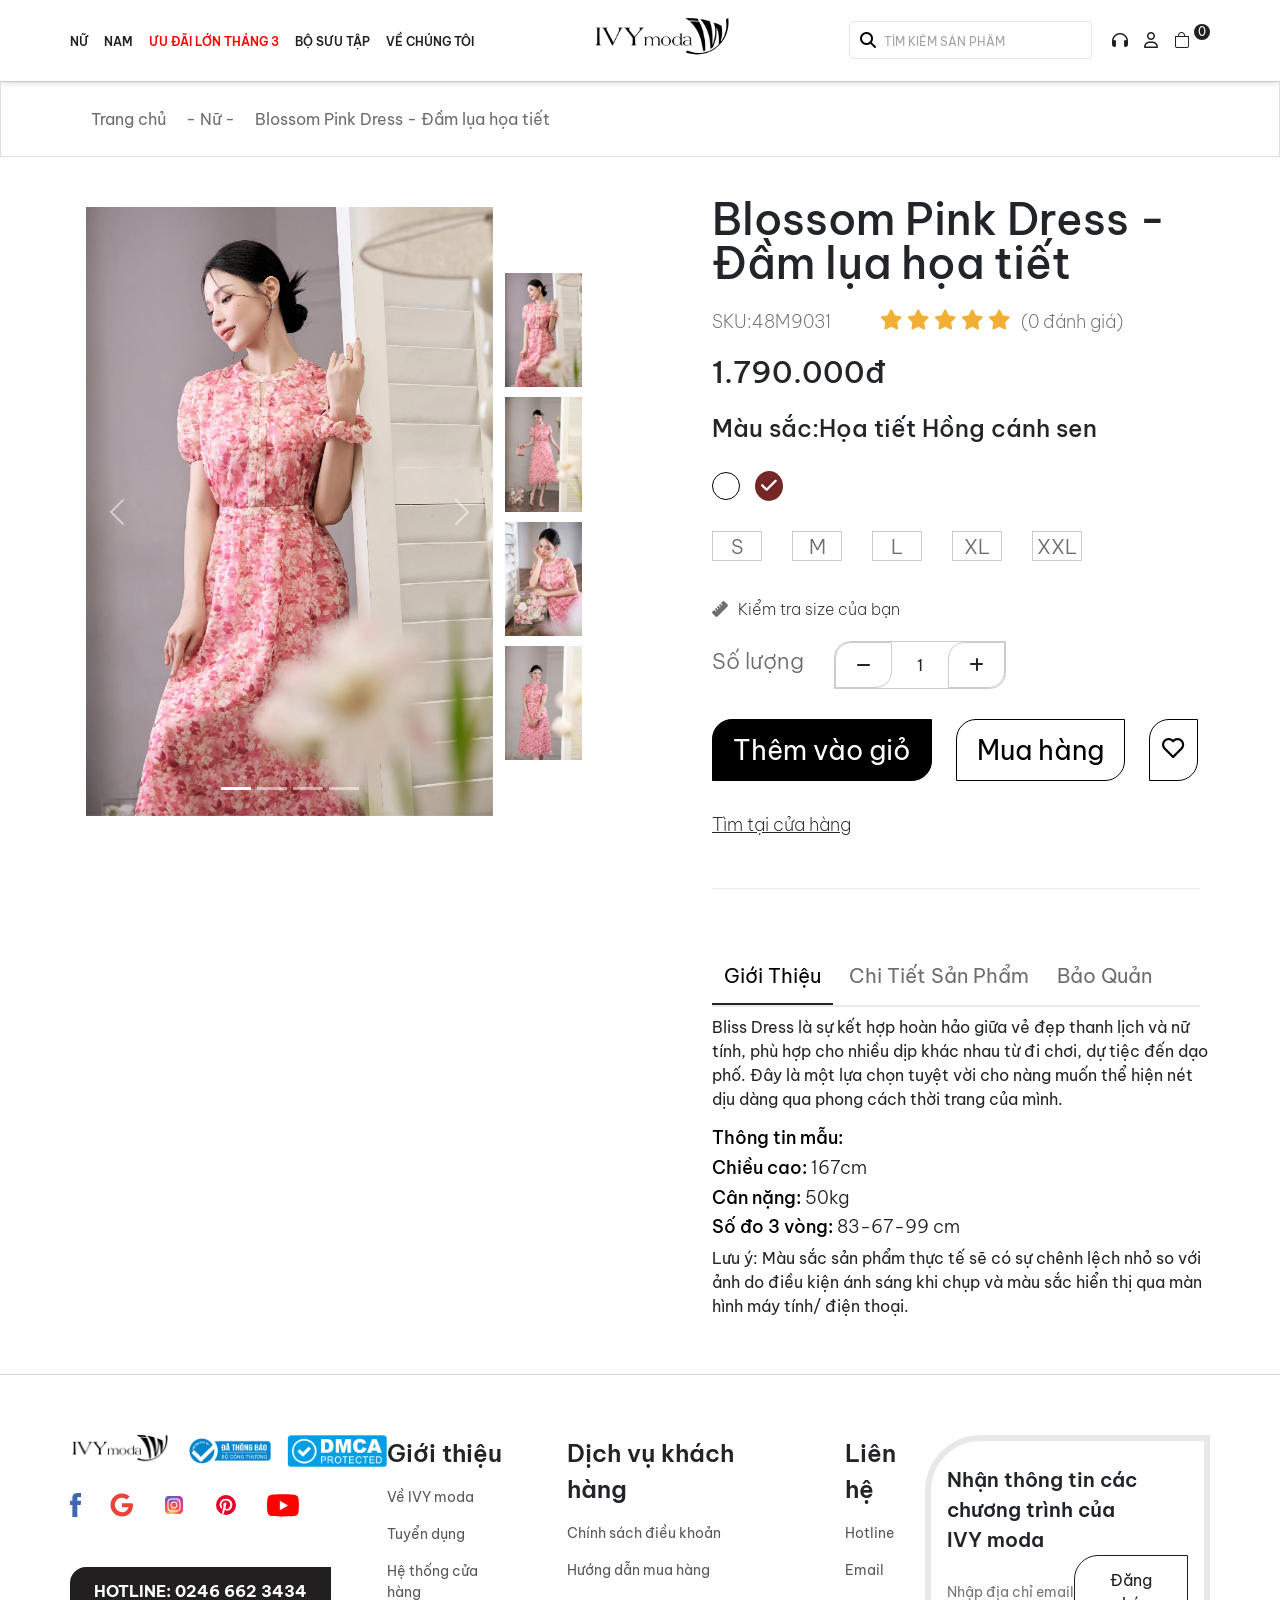
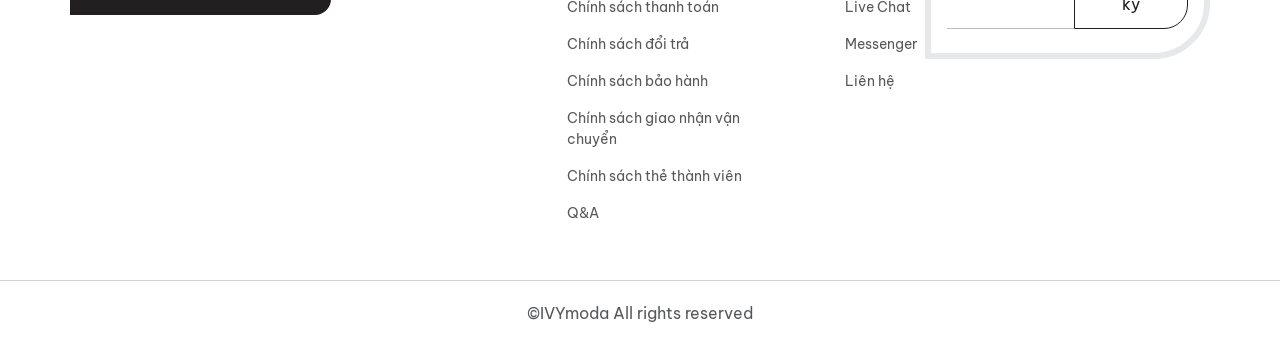
<file: detail.html>
<!DOCTYPE html>
<html lang="en">

<head>
  <meta charset="UTF-8" />
  <meta name="viewport" content="width=device-width, initial-scale=1.0" />
  <link rel="stylesheet" href="https://cdnjs.cloudflare.com/ajax/libs/font-awesome/6.7.2/css/all.min.css"
    integrity="sha512-Evv84Mr4kqVGRNSgIGL/F/aIDqQb7xQ2vcrdIwxfjThSH8CSR7PBEakCr51Ck+w+/U6swU2Im1vVX0SVk9ABhg=="
    crossorigin="anonymous" referrerpolicy="no-referrer" />
  <link href="https://cdn.jsdelivr.net/npm/bootstrap@5.2.3/dist/css/bootstrap.min.css" rel="stylesheet"
    integrity="sha384-rbsA2VBKQhggwzxH7pPCaAqO46MgnOM80zW1RWuH61DGLwZJEdK2Kadq2F9CUG65" crossorigin="anonymous" />
  <link rel="stylesheet" href="https://cdn.jsdelivr.net/npm/swiper@11/swiper-bundle.min.css" />
  <link rel="stylesheet" href="https://cdn.jsdelivr.net/npm/bootstrap-icons@1.11.3/font/bootstrap-icons.min.css">
  <link rel="stylesheet" href="./assets/css/style.css" />
  <link rel="stylesheet" href="assets/css/detail.css">
  <link href='https://unpkg.com/boxicons@2.1.4/css/boxicons.min.css' rel='stylesheet'>
  <script src="https://code.jquery.com/jquery-3.7.1.js" integrity="sha256-eKhayi8LEQwp4NKxN+CfCh+3qOVUtJn3QNZ0TciWLP4="
  crossorigin="anonymous"></script>

  <title>Detail | IVY moda</title>
</head>

<body>
  <!-- Header -->
  <header class="header">
    <div class="container">
      <div class="inner-wrap">
        <!-- Menu Moblie -->
        <button class="inner-menu-mobile" data-bs-toggle="offcanvas" data-bs-target="#menu-mobile"
          aria-controls="menu-mobile">
          <i class="fa-solid fa-bars"></i>
        </button>
        <div class="offcanvas offcanvas-start" data-bs-scroll="true" tabindex="-1" id="menu-mobile">
          <div class="offcanvas-header">
            <button class="button-close-menu" data-bs-dismiss="offcanvas" aria-label="Close">
              <i class="fa-solid fa-xmark"></i>
            </button>
          </div>
          <div class="offcanvas-body">
            <div class="menu-mobile-button">
              <a href="#">Đăng nhập</a>
            </div>
            <nav class="menu-mobile-content">
              <ul>
                <li>
                  <a data-bs-toggle="collapse" href="#sub-menu-mobile1" role="button" aria-expanded="false"
                    aria-controls="sub-menu-mobile1">
                    <span>Nữ</span>
                    <i class="fa-solid fa-plus"></i>
                  </a>
                  <ul class="collapse" id="sub-menu-mobile1">
                    <li>
                      <a href="#">Chân váy</a>
                    </li>
                    <li>
                      <a href="#">Đầm / Áo dài</a>
                    </li>
                  </ul>
                </li>
                <li>
                  <a data-bs-toggle="collapse" href="#sub-menu-mobile2" role="button" aria-expanded="false"
                  aria-controls="sub-menu-mobile2">
                    <span>Nam</span>
                    <i class="fa-solid fa-plus"></i>
                  </a>
                  <ul class="collapse" id="sub-menu-mobile2">
                    <li>
                      <a href="#">Áo</a>
                    </li>
                    <li>
                      <a href="#">Quần nam</a>
                    </li>
                  </ul>
                </li>
                <li>
                  <a href="#" class="active">
                    <span>ƯU ĐÃI LỚN THÁNG 3</span>
                    <i class="fa-solid fa-plus"></i>
                  </a>
                </li>
                <li>
                  <a href="#">
                    <span>Bộ sưu tập</span>
                    <i class="fa-solid fa-plus"></i>
                  </a>
                </li>
                <li>
                  <a href="#">
                    <span>LIFESTYLE</span>
                  </a>
                </li>
                <li>
                  <a href="#">
                    <span>Về chúng tôi</span>
                    <i class="fa-solid fa-plus"></i>
                  </a>
                </li>
              </ul>
            </nav>
          </div>
        </div>
        <!-- End Menu Mobile -->

        <nav class="inner-menu">
          <ul>
            <li>
              <a href="#">Nữ</a>
            </li>
            <li>
              <a href="#">Nam</a>
            </li>
            <li>
              <a href="#" class="active">Ưu đãi lớn tháng 3</a>
              <ul>
                <div class="sub-title-menu">
                  <a href="#">SALE 50% Toàn bộ SP</a>
                </div>
                <li>
                  <a href="#">Áo công sở</a>
                </li>
                <li>
                  <a href="#">Đầm kiểu</a>
                </li>
                <li>
                  <a href="#">Áo khoác / blazer</a>
                </li>
                <li>
                  <a href="#">Áo thun / len</a>
                </li>
                <li>
                  <a href="#">Quần tây / jeans</a>
                </li>
                <li>
                  <a href="#">Chân váy công sở</a>
                </li>
              </ul>
            </li>
            <li>
              <a href="#">Bộ sưu tập</a>
            </li>
            <li>
              <a href="#">Về chúng tôi</a>
            </li>
          </ul>
        </nav>
        <div class="inner-logo">
          <a href="/">
            <img src="./assets/images/logo.png" alt="IVY moda" />
          </a>
        </div>
        <div class="inner-right-header">
          <form action="">
            <button>
              <i class="fa-solid fa-magnifying-glass"></i>
            </button>
            <input type="text" placeholder="TÌM KIẾM SẢN PHẨM" />
          </form>
          <div class="inner-actions">
            <div class="inner-headphone">
              <a href="#"><i class="fa-solid fa-headphones"></i></a>
            </div>
            <div class="inner-user">
              <a href="login.html"><i class="fa-regular fa-user"></i></a>
            </div>
            <div class="inner-cart">
              <!-- Cart Mobile -->
              <a data-bs-toggle="offcanvas" href="#cart-mobile" role="button" aria-controls="cart-mobile">
                <i class="bi bi-bag"></i>
                <span>0</span>
              </a>
              <div class="offcanvas offcanvas-end" tabindex="-1" id="cart-mobile" aria-labelledby="cart-mobile-title">
                <div class="offcanvas-header">
                  <h5 class="offcanvas-title" id="cart-mobile-title">
                    Giỏ hàng
                    <div class="cart-mobile-quantity">0</div>
                  </h5>
                  <button data-bs-dismiss="offcanvas" aria-label="Close">
                    <i class="fa-solid fa-xmark"></i>
                  </button>
                </div>
                <div class="offcanvas-body">
                  <div class="inner-content">
                    <div class="cart-mobile-total">Tổng cộng:<b>0đ</b></div>
                    <a href="#" class="cart-mobile-button">Đăng nhập</a>
                  </div>
                </div>
              </div>
              <!-- End Cart Mobile -->
            </div>
          </div>
        </div>
      </div>
    </div>
  </header>
  <!-- End Header -->
  <!--Section-->

  <section>
    <div class="breadcrums-product">
      <a href="">Trang chủ </a>
      <a href="">- Nữ -</a>
      <a href=""> Blossom Pink Dress - Đầm lụa họa tiết</a>
    </div>
    <div class="row">
        <div class="col-md-6">
            <div class="product-detail__gallery">
                <div class="product-gallery__slide">
                    <div class="product-gallery__slide-big">
                        <!-- <img src="assets/images/detail1.webp" alt=""> -->
                        <div id="carouselExampleIndicators" class="carousel slide">
                          <div class="carousel-indicators">
                            <button type="button" data-bs-target="#carouselExampleIndicators" data-bs-slide-to="0" class="active" aria-current="true" aria-label="Slide 1"></button>
                            <button type="button" data-bs-target="#carouselExampleIndicators" data-bs-slide-to="1" aria-label="Slide 2"></button>
                            <button type="button" data-bs-target="#carouselExampleIndicators" data-bs-slide-to="2" aria-label="Slide 3"></button>
                            <button type="button" data-bs-target="#carouselExampleIndicators" data-bs-slide-to="3" aria-label="Slide 4"></button>
                          </div>
                          <div class="carousel-inner">
                            <div class="carousel-item active">
                              <img src="assets/images/detail1.webp" class="d-block w-100" alt="...">
                            </div>
                            <div class="carousel-item">
                              <img src="assets/images/detailsm2.webp" class="d-block w-100" alt="...">
                            </div>
                            <div class="carousel-item">
                              <img src="assets/images/detailsm3.webp" class="d-block w-100" alt="...">
                            </div>
                            <div class="carousel-item">
                              <img src="assets/images/detailsm4.webp" class="d-block w-100" alt="...">
                            </div>
                          </div>
                          <button class="carousel-control-prev" type="button" data-bs-target="#carouselExampleIndicators" data-bs-slide="prev">
                            <span class="carousel-control-prev-icon" aria-hidden="true"></span>
                            <span class="visually-hidden">Previous</span>
                          </button>
                          <button class="carousel-control-next" type="button" data-bs-target="#carouselExampleIndicators" data-bs-slide="next">
                            <span class="carousel-control-next-icon" aria-hidden="true"></span>
                            <span class="visually-hidden">Next</span>
                          </button>
                        </div>

                    </div>
                    <div class="product-gallery__slide-small">
                        <div class="swiper-wraper">
                            <div class="swiper-slide">
                                <img src="assets/images/detailsm1.webp" alt="">
                            </div>
                            <div class="swiper-slide">
                                <img src="assets/images/detailsm2.webp" alt="">
                            </div>
                            <div class="swiper-slide">
                                <img src="assets/images/detailsm3.webp" alt="">
                            </div>
                            <div class="swiper-slide">
                                <img src="assets/images/detailsm4.webp" alt="">
                            </div>
                        </div>
                    </div>
                </div>
            </div>
        </div>
        <div class="col-md-6">
            <div class="product-detail__information">
                <h1>Blossom Pink Dress - Đầm lụa họa tiết</h1>
                <div class="product-detail__sub-infor">
                    <span>SKU:48M9031</span>
                    <div class="product-detail__rating">
                        <div class="product-detail__rating-star">
                            <i class="fa-solid fa-star"></i>
                            <i class="fa-solid fa-star"></i>
                            <i class="fa-solid fa-star"></i>
                            <i class="fa-solid fa-star"></i>
                            <i class="fa-solid fa-star"></i>
                        </div>
                        <span>(0 đánh giá)</span>
                    </div>
                </div>
                <div class="product-detail__price">
                    <b>1.790.000đ</b>
                </div>
                <div class="product-detail__color">
                    <p>Màu sắc:Họa tiết Hồng cánh sen</p>
                    <div class="product-detail__color-check">
                      <button class="check-empty"></button>       
                      <button class="check"><i class="fa-solid fa-check"></i></button>       
                    </div>
                    
                    
                </div>
                <div class="product-detail__size">
                    <div class="product-detail__size-input">
                        <p>S</p>
                        <p>M</p>
                        <p>L</p>
                        <p>XL</p>
                        <p>XXL</p>
                    </div>
                    <p class="check-size"><i class=" fa-solid fa-ruler"></i>Kiểm tra size của bạn</p>
                </div>
                <div class="product-detail__quanlity">
                    <h3>Số lượng</h3>
                    <div class="product-detail__num">
                        <div class="product-detail__num-decre"><i class="fa-solid fa-minus"></i></div>
                        <span>1</span>
                        <div class="product-detail__num-incre"><i class="fa-solid fa-plus"></i></div>
                    </div>
                </div>
                <div class="product-detail__action">
                    <button class="add">Thêm vào giỏ</button>
                    <button class="buy">Mua hàng</button>
                    <button class="heart"><i class='bx bx-heart'></i></button>
                </div>
                <div class="product-detail__find">
                    <a>Tìm tại cửa hàng</a>
                </div>

                <div class="product-detail__tab">
                  <nav class="tab-navs">
                    <ul>
                      <li><a href="#tab1" class="active">Giới Thiệu</a></li>
                      <li><a href="#tab2">Chi Tiết Sản Phẩm</a></li>
                      <li><a href="#tab3">Bảo Quản</a></li>
                    </ul>
                  </nav>
                    <div class="tab-contents">
                      <div id="tab1">
                        <p>Bliss Dress là sự kết hợp hoàn hảo giữa vẻ đẹp thanh lịch và nữ tính, 
                          phù hợp cho nhiều dịp khác nhau từ đi chơi, dự tiệc đến dạo phố. Đây là một lựa chọn tuyệt vời cho nàng 
                          muốn thể hiện nét dịu dàng qua phong cách thời trang của mình.
                        </p>
                        <h3>Thông tin mẫu:</h3>
                        <h3>Chiều cao: <span>167cm</span></h3>
                        <h3>Cân nặng: <span>50kg</span></h3>
                        <h3>Số đo 3 vòng:  <span>83-67-99 cm</span></h3>
                        <p>Lưu ý: Màu sắc sản phẩm thực tế sẽ có sự chênh lệch nhỏ so với ảnh do điều kiện ánh sáng khi chụp
                           và màu sắc hiển thị qua màn hình máy tính/ điện thoại.</p>
                      </div>
                      <div id="tab2">
                          <h3>Dòng sản phẩm: <span>you</span></h3>
                          <h3>Nhóm sản phẩm:  <span>Đầm</span></h3>
                          <h3>Cổ áo: <span>Cổ tròn</span></h3>
                          <h3>Tay áo: <span>Không tay</span></h3>
                          <h3>Kiểu dáng:  <span>Đầm xòe</span></h3>
                          <h3>Độ dài:  <span>qua gối</span></h3>
                          <h3>Họa tiết:  <span>Trơn</span></h3>
                          <h3>Chất liệu: <span>Tynsi</span></h3>
                      </div>
                      <div id="tab3">
                        <h3>
                          Chi tiết bảo quản:
                        </h3>
                        <p>* Vải dệt kim: sau khi giặt sản phẩm phải được phơi ngang tránh bai giãn.</p>
                        <p>* Vải voan, lụa, chiffon nên giặt bằng tay.</p>
                        <p>* Vải thô, tuytsi, kaki không có phối hay trang trí đá cườm thì có thể giặt máy.</p>
                        <p>* Vải thô, tuytsi, kaki có phối màu tương phản hay trang trí voan, lụa, đá cườm thì cần giặt tay.</p>
                        <p>* Đồ Jeans nên hạn chế giặt bằng máy giặt vì sẽ làm phai màu jeans.
                           Nếu giặt thì nên lộn trái sản phẩm khi giặt, đóng khuy,
                           kéo khóa, không nên giặt chung cùng đồ sáng màu, tránh dính màu vào các sản phẩm khác. </p>
                      </div>
                    </div>
                    <div class="product-detail__tab-body">
                        
                    </div>
                </div>
            </div>
            
        </div>
    </div>
  </section>
   <!--Section-->
  <!-- Footer -->
  <footer class="footer">
    <div class="container">
      <div class="inner-wrap">
        <div class="left-footer">
          <div class="inner-brand">
            <img src="./assets/images/logo.png" alt="">
            <img src="./assets/images/img-congthuong.png" alt="">
            <img src="./assets/images/dmca.png" alt="">
          </div>
          <div class="inner-socials">
            <ul>
              <li>
                <a href="#"><img src="./assets/images/ic_fb.svg" alt=""></a>
              </li>
              <li>
                <a href="#"><img src="./assets/images/ic_gg.svg" alt=""></a>
              </li>
              <li>
                <a href="#"><img src="./assets/images/ic_instagram.svg" alt=""></a>
              </li>
              <li>
                <a href="#"><img src="./assets/images/ic_pinterest.svg" alt=""></a>
              </li>
              <li>
                <a href="#"><img src="./assets/images/ic_ytb.svg" alt=""></a>
              </li>
            </ul>
          </div>
          <div class="inner-button">
            <a href="" class="button-hotline">Hotline: 0246 662 3434</a>
          </div>
        </div>
        <div class="center-footer">
          <div class="inner-item">
            <div class="title-footer">Giới thiệu</div>
            <ul>
              <li>
                <a href="#">Về IVY moda</a>
              </li>
              <li>
                <a href="#">Tuyển dụng</a>
              </li>
              <li>
                <a href="#">Hệ thống cửa hàng</a>
              </li>
            </ul>
          </div>
          <div class="inner-item">
            <div class="title-footer">Dịch vụ khách hàng</div>
            <ul>
              <li>
                <a href="#">Chính sách điều khoản</a>
              </li>
              <li>
                <a href="#">Hướng dẫn mua hàng</a>
              </li>
              <li>
                <a href="#">Chính sách thanh toán</a>
              </li>
              <li>
                <a href="#">Chính sách đổi trả</a>
              </li>
              <li>
                <a href="#">Chính sách bảo hành</a>
              </li>
              <li>
                <a href="#">Chính sách giao nhận vận chuyển</a>
              </li>
              <li>
                <a href="#">Chính sách thẻ thành viên</a>
              </li>
              <li>
                <a href="#">Q&A</a>
              </li>
            </ul>
          </div>
          <div class="inner-item">
            <div class="title-footer">Liên hệ</div>
            <ul>
              <li>
                <a href="#">Hotline</a>
              </li>
              <li>
                <a href="#">Email</a>
              </li>
              <li>
                <a href="#">Live Chat</a>
              </li>
              <li>
                <a href="#">Messenger</a>
              </li>
              <li>
                <a href="#">Liên hệ</a>
              </li>
            </ul>
          </div>
        </div>
        <div class="right-footer">
          <div class="title-form">Nhận thông tin các chương trình của IVY moda</div>
          <form action="" class="inner-form">
            <input type="email" placeholder="Nhập địa chỉ email">
            <button type="submit">Đăng ký</button>
          </form>
        </div>
      </div>
      <div class="inner-block">
        <div class="right-footer">
          <div class="title-form">Nhận thông tin các chương trình của IVY moda</div>
          <form action="" class="inner-form">
            <input type="email" placeholder="Nhập địa chỉ email">
            <button type="submit">Đăng ký</button>
          </form>
        </div>
        <div class="center-footer">
          <div class="inner-item">
            <div class="title-footer">Giới thiệu</div>
            <ul>
              <li>
                <a href="#">Về IVY moda</a>
              </li>
              <li>
                <a href="#">Tuyển dụng</a>
              </li>
              <li>
                <a href="#">Hệ thống cửa hàng</a>
              </li>
            </ul>
          </div>
          <div class="inner-item">
            <div class="title-footer">Dịch vụ khách hàng</div>
            <ul>
              <li>
                <a href="#">Chính sách điều khoản</a>
              </li>
              <li>
                <a href="#">Hướng dẫn mua hàng</a>
              </li>
              <li>
                <a href="#">Chính sách thanh toán</a>
              </li>
              <li>
                <a href="#">Chính sách đổi trả</a>
              </li>
              <li>
                <a href="#">Chính sách bảo hành</a>
              </li>
            </ul>
          </div>
          <div class="inner-item">
            <div class="title-footer">Liên hệ</div>
            <ul>
              <li>
                <a href="#">Hotline</a>
              </li>
              <li>
                <a href="#">Email</a>
              </li>
              <li>
                <a href="#">Live Chat</a>
              </li>
              <li>
                <a href="#">Messenger</a>
              </li>
              <li>
                <a href="#">Liên hệ</a>
              </li>
            </ul>
          </div>
        </div>
        <div class="left-footer">
          <div class="inner-brand">
            <img src="./assets/images/logo.png" alt="">
            <img src="./assets/images/img-congthuong.png" alt="">
            <img src="./assets/images/dmca.png" alt="">
          </div>
          <div class="inner-socials">
            <ul>
              <li>
                <a href="#"><img src="./assets/images/ic_fb.svg" alt=""></a>
              </li>
              <li>
                <a href="#"><img src="./assets/images/ic_gg.svg" alt=""></a>
              </li>
              <li>
                <a href="#"><img src="./assets/images/ic_instagram.svg" alt=""></a>
              </li>
              <li>
                <a href="#"><img src="./assets/images/ic_pinterest.svg" alt=""></a>
              </li>
              <li>
                <a href="#"><img src="./assets/images/ic_ytb.svg" alt=""></a>
              </li>
            </ul>
          </div>
          <div class="inner-button">
            <a href="" class="button-hotline">Hotline: 0246 662 3434</a>
          </div>
        </div>
      </div>
    </div>
  </footer>
  <div class="sub-footer">
    ©IVYmoda All rights reserved
  </div>
  <!-- End Footer -->

  <!-- Meta mobile -->
  <div class="meta-mobile">
    <div class="container">
      <div class="inner-wrap">
        <div class="inner-item">
          <button>
            <i class="fa-solid fa-magnifying-glass"></i>
          </button>
          <span>Tìm kiếm</span>
        </div>
        <div class="inner-item">
          <a href="#"><i class="fa-regular fa-user"></i></a>
          <span>Đăng nhập</span>
        </div>
        <div class="inner-item">
          <a href="#"><i class="fa-solid fa-headphones"></i></a>
          <span>Trợ giúp</span>
        </div>
      </div>
    </div>
  </div>
  <!-- End Meta mobile -->

  <!-- Bootstrap 5 -->
  <script src="https://cdn.jsdelivr.net/npm/bootstrap@5.2.3/dist/js/bootstrap.bundle.min.js"
    integrity="sha384-kenU1KFdBIe4zVF0s0G1M5b4hcpxyD9F7jL+jjXkk+Q2h455rYXK/7HAuoJl+0I4"
    crossorigin="anonymous"></script>

  <!-- Swiper JS -->
  <script src="https://cdn.jsdelivr.net/npm/swiper@11/swiper-bundle.min.js"></script>

  <!-- JS -->
  <script src="./assets/js/swiper.js"></script>

  <script>
    $(() => {
      $(".tab-navs a").click(function (e) {
        e.preventDefault();
        $(".tab-navs a").removeClass("active")
        $(this).addClass("active")

        let currentTab = $(this).attr("href")
        $(".tab-contents div").hide()
        $(currentTab).show()
      })
    });
  </script>
</body>

</html>
</file>
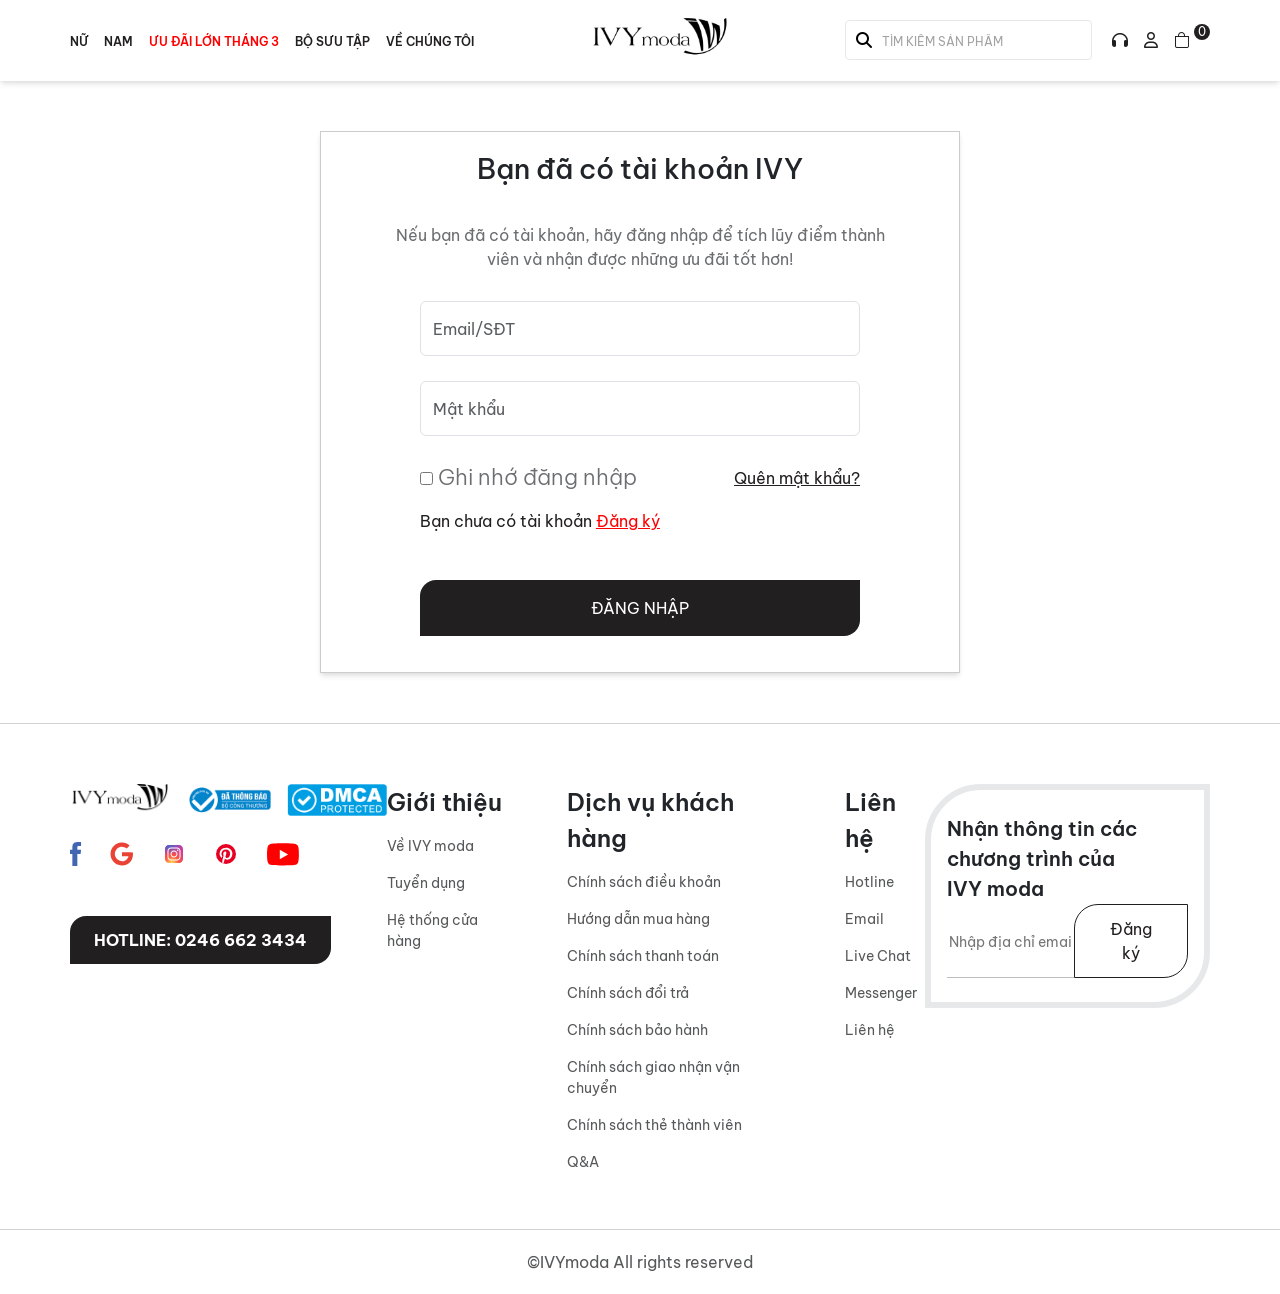
<file: login.html>
<!DOCTYPE html>
<html lang="en">

<head>
  <meta charset="UTF-8" />
  <meta name="viewport" content="width=device-width, initial-scale=1.0" />
  <link rel="stylesheet" href="https://cdnjs.cloudflare.com/ajax/libs/font-awesome/6.7.2/css/all.min.css"
    integrity="sha512-Evv84Mr4kqVGRNSgIGL/F/aIDqQb7xQ2vcrdIwxfjThSH8CSR7PBEakCr51Ck+w+/U6swU2Im1vVX0SVk9ABhg=="
    crossorigin="anonymous" referrerpolicy="no-referrer" />
  <link href="https://cdn.jsdelivr.net/npm/bootstrap@5.2.3/dist/css/bootstrap.min.css" rel="stylesheet"
    integrity="sha384-rbsA2VBKQhggwzxH7pPCaAqO46MgnOM80zW1RWuH61DGLwZJEdK2Kadq2F9CUG65" crossorigin="anonymous" />
  <link rel="stylesheet" href="https://cdn.jsdelivr.net/npm/swiper@11/swiper-bundle.min.css" />
  <link rel="stylesheet" href="https://cdn.jsdelivr.net/npm/bootstrap-icons@1.11.3/font/bootstrap-icons.min.css">
  <link rel="stylesheet" href="./assets/css/style.css" />
  <link rel="stylesheet" href="assets/css/login.css">
  <link href='https://unpkg.com/boxicons@2.1.4/css/boxicons.min.css' rel='stylesheet'>

  <title>Login | IVY moda</title>
</head>

<body>
  <!-- Header -->
  <header class="header">
    <div class="container">
      <div class="inner-wrap">
        <!-- Menu Moblie -->
        <button class="inner-menu-mobile" data-bs-toggle="offcanvas" data-bs-target="#menu-mobile"
          aria-controls="menu-mobile">
          <i class="fa-solid fa-bars"></i>
        </button>
        <div class="offcanvas offcanvas-start" data-bs-scroll="true" tabindex="-1" id="menu-mobile">
          <div class="offcanvas-header">
            <button class="button-close-menu" data-bs-dismiss="offcanvas" aria-label="Close">
              <i class="fa-solid fa-xmark"></i>
            </button>
          </div>
          <div class="offcanvas-body">
            <div class="menu-mobile-button">
              <a href="#">Đăng nhập</a>
            </div>
            <nav class="menu-mobile-content">
              <ul>
                <li>
                  <a data-bs-toggle="collapse" href="#sub-menu-mobile1" role="button" aria-expanded="false"
                    aria-controls="sub-menu-mobile1">
                    <span>Nữ</span>
                    <i class="fa-solid fa-plus"></i>
                  </a>
                  <ul class="collapse" id="sub-menu-mobile1">
                    <li>
                      <a href="#">Chân váy</a>
                    </li>
                    <li>
                      <a href="#">Đầm / Áo dài</a>
                    </li>
                  </ul>
                </li>
                <li>
                  <a data-bs-toggle="collapse" href="#sub-menu-mobile2" role="button" aria-expanded="false"
                  aria-controls="sub-menu-mobile2">
                    <span>Nam</span>
                    <i class="fa-solid fa-plus"></i>
                  </a>
                  <ul class="collapse" id="sub-menu-mobile2">
                    <li>
                      <a href="#">Áo</a>
                    </li>
                    <li>
                      <a href="#">Quần nam</a>
                    </li>
                  </ul>
                </li>
                <li>
                  <a href="#" class="active">
                    <span>ƯU ĐÃI LỚN THÁNG 3</span>
                    <i class="fa-solid fa-plus"></i>
                  </a>
                </li>
                <li>
                  <a href="#">
                    <span>Bộ sưu tập</span>
                    <i class="fa-solid fa-plus"></i>
                  </a>
                </li>
                <li>
                  <a href="#">
                    <span>LIFESTYLE</span>
                  </a>
                </li>
                <li>
                  <a href="#">
                    <span>Về chúng tôi</span>
                    <i class="fa-solid fa-plus"></i>
                  </a>
                </li>
              </ul>
            </nav>
          </div>
        </div>
        <!-- End Menu Mobile -->

        <nav class="inner-menu">
          <ul>
            <li>
              <a href="#">Nữ</a>
            </li>
            <li>
              <a href="#">Nam</a>
            </li>
            <li>
              <a href="#" class="active">Ưu đãi lớn tháng 3</a>
              <ul>
                <div class="sub-title-menu">
                  <a href="#">SALE 50% Toàn bộ SP</a>
                </div>
                <li>
                  <a href="#">Áo công sở</a>
                </li>
                <li>
                  <a href="#">Đầm kiểu</a>
                </li>
                <li>
                  <a href="#">Áo khoác / blazer</a>
                </li>
                <li>
                  <a href="#">Áo thun / len</a>
                </li>
                <li>
                  <a href="#">Quần tây / jeans</a>
                </li>
                <li>
                  <a href="#">Chân váy công sở</a>
                </li>
              </ul>
            </li>
            <li>
              <a href="#">Bộ sưu tập</a>
            </li>
            <li>
              <a href="#">Về chúng tôi</a>
            </li>
          </ul>
        </nav>
        <div class="inner-logo">
          <a href="/">
            <img src="./assets/images/logo.png" alt="IVY moda" />
          </a>
        </div>
        <div class="inner-right-header">
          <form action="">
            <button>
              <i class="fa-solid fa-magnifying-glass"></i>
            </button>
            <input type="text" placeholder="TÌM KIẾM SẢN PHẨM" />
          </form>
          <div class="inner-actions">
            <div class="inner-headphone">
              <a href="#"><i class="fa-solid fa-headphones"></i></a>
            </div>
            <div class="inner-user">
              <a href="#"><i class="fa-regular fa-user"></i></a>
            </div>
            <div class="inner-cart">
              <!-- Cart Mobile -->
              <a data-bs-toggle="offcanvas" href="#cart-mobile" role="button" aria-controls="cart-mobile">
                <i class="bi bi-bag"></i>
                <span>0</span>
              </a>
              <div class="offcanvas offcanvas-end" tabindex="-1" id="cart-mobile" aria-labelledby="cart-mobile-title">
                <div class="offcanvas-header">
                  <h5 class="offcanvas-title" id="cart-mobile-title">
                    Giỏ hàng
                    <div class="cart-mobile-quantity">0</div>
                  </h5>
                  <button data-bs-dismiss="offcanvas" aria-label="Close">
                    <i class="fa-solid fa-xmark"></i>
                  </button>
                </div>
                <div class="offcanvas-body">
                  <div class="inner-content">
                    <div class="cart-mobile-total">Tổng cộng:<b>0đ</b></div>
                    <a href="#" class="cart-mobile-button">Đăng nhập</a>
                  </div>
                </div>
              </div>
              <!-- End Cart Mobile -->
            </div>
          </div>
        </div>
      </div>
    </div>
  </header>
  <!-- End Header -->
  <!--Section-->

  <section>
    <div class="row center">
        
            <div class="auth__login">
                <h3 class="auth__login-title">Bạn đã có tài khoản IVY</h3>
                <div class="auth__login-content">
                    <div class="auth-desc">
                        <span>Nếu bạn đã có tài khoản, hãy đăng nhập để tích lũy điểm thành     </span> 
                        <span>viên và nhận được những ưu đãi tốt hơn!</span>
                    </div>
                    <div class="auth__login-content-form">
                        <div class="auth__login-content-input">
                            <input type="text" class="form-control" placeholder="Email/SĐT">
                            <input type="text" class="form-control" placeholder="Mật khẩu">
                        </div>
                       
                        <div class="auth__login-options">
                            <div class="auth__login-options-check">
                                <input type="checkbox">
                                <span>Ghi nhớ đăng nhập</span>
                            </div>
                            <a href="" class="auth__login-options-link">Quên mật khẩu?</a>
                        </div>
                        <div class="auth__login-options">
                            <p class="register-auth">Bạn chưa có tài khoản <a href="register.html" style="color: red; text-decoration: underline;">Đăng ký</a></p>
                        </div>
                        <button class="auth__login-btn">ĐĂNG NHẬP</button>
                    </div>
                </div>
            </div>
    </div>
  </section>
   <!--Section-->
  <!-- Footer -->
  <footer class="footer">
    <div class="container">
      <div class="inner-wrap">
        <div class="left-footer">
          <div class="inner-brand">
            <img src="./assets/images/logo.png" alt="">
            <img src="./assets/images/img-congthuong.png" alt="">
            <img src="./assets/images/dmca.png" alt="">
          </div>
          <div class="inner-socials">
            <ul>
              <li>
                <a href="#"><img src="./assets/images/ic_fb.svg" alt=""></a>
              </li>
              <li>
                <a href="#"><img src="./assets/images/ic_gg.svg" alt=""></a>
              </li>
              <li>
                <a href="#"><img src="./assets/images/ic_instagram.svg" alt=""></a>
              </li>
              <li>
                <a href="#"><img src="./assets/images/ic_pinterest.svg" alt=""></a>
              </li>
              <li>
                <a href="#"><img src="./assets/images/ic_ytb.svg" alt=""></a>
              </li>
            </ul>
          </div>
          <div class="inner-button">
            <a href="" class="button-hotline">Hotline: 0246 662 3434</a>
          </div>
        </div>
        <div class="center-footer">
          <div class="inner-item">
            <div class="title-footer">Giới thiệu</div>
            <ul>
              <li>
                <a href="#">Về IVY moda</a>
              </li>
              <li>
                <a href="#">Tuyển dụng</a>
              </li>
              <li>
                <a href="#">Hệ thống cửa hàng</a>
              </li>
            </ul>
          </div>
          <div class="inner-item">
            <div class="title-footer">Dịch vụ khách hàng</div>
            <ul>
              <li>
                <a href="#">Chính sách điều khoản</a>
              </li>
              <li>
                <a href="#">Hướng dẫn mua hàng</a>
              </li>
              <li>
                <a href="#">Chính sách thanh toán</a>
              </li>
              <li>
                <a href="#">Chính sách đổi trả</a>
              </li>
              <li>
                <a href="#">Chính sách bảo hành</a>
              </li>
              <li>
                <a href="#">Chính sách giao nhận vận chuyển</a>
              </li>
              <li>
                <a href="#">Chính sách thẻ thành viên</a>
              </li>
              <li>
                <a href="#">Q&A</a>
              </li>
            </ul>
          </div>
          <div class="inner-item">
            <div class="title-footer">Liên hệ</div>
            <ul>
              <li>
                <a href="#">Hotline</a>
              </li>
              <li>
                <a href="#">Email</a>
              </li>
              <li>
                <a href="#">Live Chat</a>
              </li>
              <li>
                <a href="#">Messenger</a>
              </li>
              <li>
                <a href="#">Liên hệ</a>
              </li>
            </ul>
          </div>
        </div>
        <div class="right-footer">
          <div class="title-form">Nhận thông tin các chương trình của IVY moda</div>
          <form action="" class="inner-form">
            <input type="email" placeholder="Nhập địa chỉ email">
            <button type="submit">Đăng ký</button>
          </form>
        </div>
      </div>
      <div class="inner-block">
        <div class="right-footer">
          <div class="title-form">Nhận thông tin các chương trình của IVY moda</div>
          <form action="" class="inner-form">
            <input type="email" placeholder="Nhập địa chỉ email">
            <button type="submit">Đăng ký</button>
          </form>
        </div>
        <div class="center-footer">
          <div class="inner-item">
            <div class="title-footer">Giới thiệu</div>
            <ul>
              <li>
                <a href="#">Về IVY moda</a>
              </li>
              <li>
                <a href="#">Tuyển dụng</a>
              </li>
              <li>
                <a href="#">Hệ thống cửa hàng</a>
              </li>
            </ul>
          </div>
          <div class="inner-item">
            <div class="title-footer">Dịch vụ khách hàng</div>
            <ul>
              <li>
                <a href="#">Chính sách điều khoản</a>
              </li>
              <li>
                <a href="#">Hướng dẫn mua hàng</a>
              </li>
              <li>
                <a href="#">Chính sách thanh toán</a>
              </li>
              <li>
                <a href="#">Chính sách đổi trả</a>
              </li>
              <li>
                <a href="#">Chính sách bảo hành</a>
              </li>
            </ul>
          </div>
          <div class="inner-item">
            <div class="title-footer">Liên hệ</div>
            <ul>
              <li>
                <a href="#">Hotline</a>
              </li>
              <li>
                <a href="#">Email</a>
              </li>
              <li>
                <a href="#">Live Chat</a>
              </li>
              <li>
                <a href="#">Messenger</a>
              </li>
              <li>
                <a href="#">Liên hệ</a>
              </li>
            </ul>
          </div>
        </div>
        <div class="left-footer">
          <div class="inner-brand">
            <img src="./assets/images/logo.png" alt="">
            <img src="./assets/images/img-congthuong.png" alt="">
            <img src="./assets/images/dmca.png" alt="">
          </div>
          <div class="inner-socials">
            <ul>
              <li>
                <a href="#"><img src="./assets/images/ic_fb.svg" alt=""></a>
              </li>
              <li>
                <a href="#"><img src="./assets/images/ic_gg.svg" alt=""></a>
              </li>
              <li>
                <a href="#"><img src="./assets/images/ic_instagram.svg" alt=""></a>
              </li>
              <li>
                <a href="#"><img src="./assets/images/ic_pinterest.svg" alt=""></a>
              </li>
              <li>
                <a href="#"><img src="./assets/images/ic_ytb.svg" alt=""></a>
              </li>
            </ul>
          </div>
          <div class="inner-button">
            <a href="" class="button-hotline">Hotline: 0246 662 3434</a>
          </div>
        </div>
      </div>
    </div>
  </footer>
  <div class="sub-footer">
    ©IVYmoda All rights reserved
  </div>
  <!-- End Footer -->

  <!-- Meta mobile -->
  <div class="meta-mobile">
    <div class="container">
      <div class="inner-wrap">
        <div class="inner-item">
          <button>
            <i class="fa-solid fa-magnifying-glass"></i>
          </button>
          <span>Tìm kiếm</span>
        </div>
        <div class="inner-item">
          <a href="#"><i class="fa-regular fa-user"></i></a>
          <span>Đăng nhập</span>
        </div>
        <div class="inner-item">
          <a href="#"><i class="fa-solid fa-headphones"></i></a>
          <span>Trợ giúp</span>
        </div>
      </div>
    </div>
  </div>
  <!-- End Meta mobile -->

  <!-- Bootstrap 5 -->
  <script src="https://cdn.jsdelivr.net/npm/bootstrap@5.2.3/dist/js/bootstrap.bundle.min.js"
    integrity="sha384-kenU1KFdBIe4zVF0s0G1M5b4hcpxyD9F7jL+jjXkk+Q2h455rYXK/7HAuoJl+0I4"
    crossorigin="anonymous"></script>

  <!-- Swiper JS -->
  <script src="https://cdn.jsdelivr.net/npm/swiper@11/swiper-bundle.min.js"></script>

  <!-- JS -->
  <script src="./assets/js/swiper.js"></script>
</body>

</html>
</file>
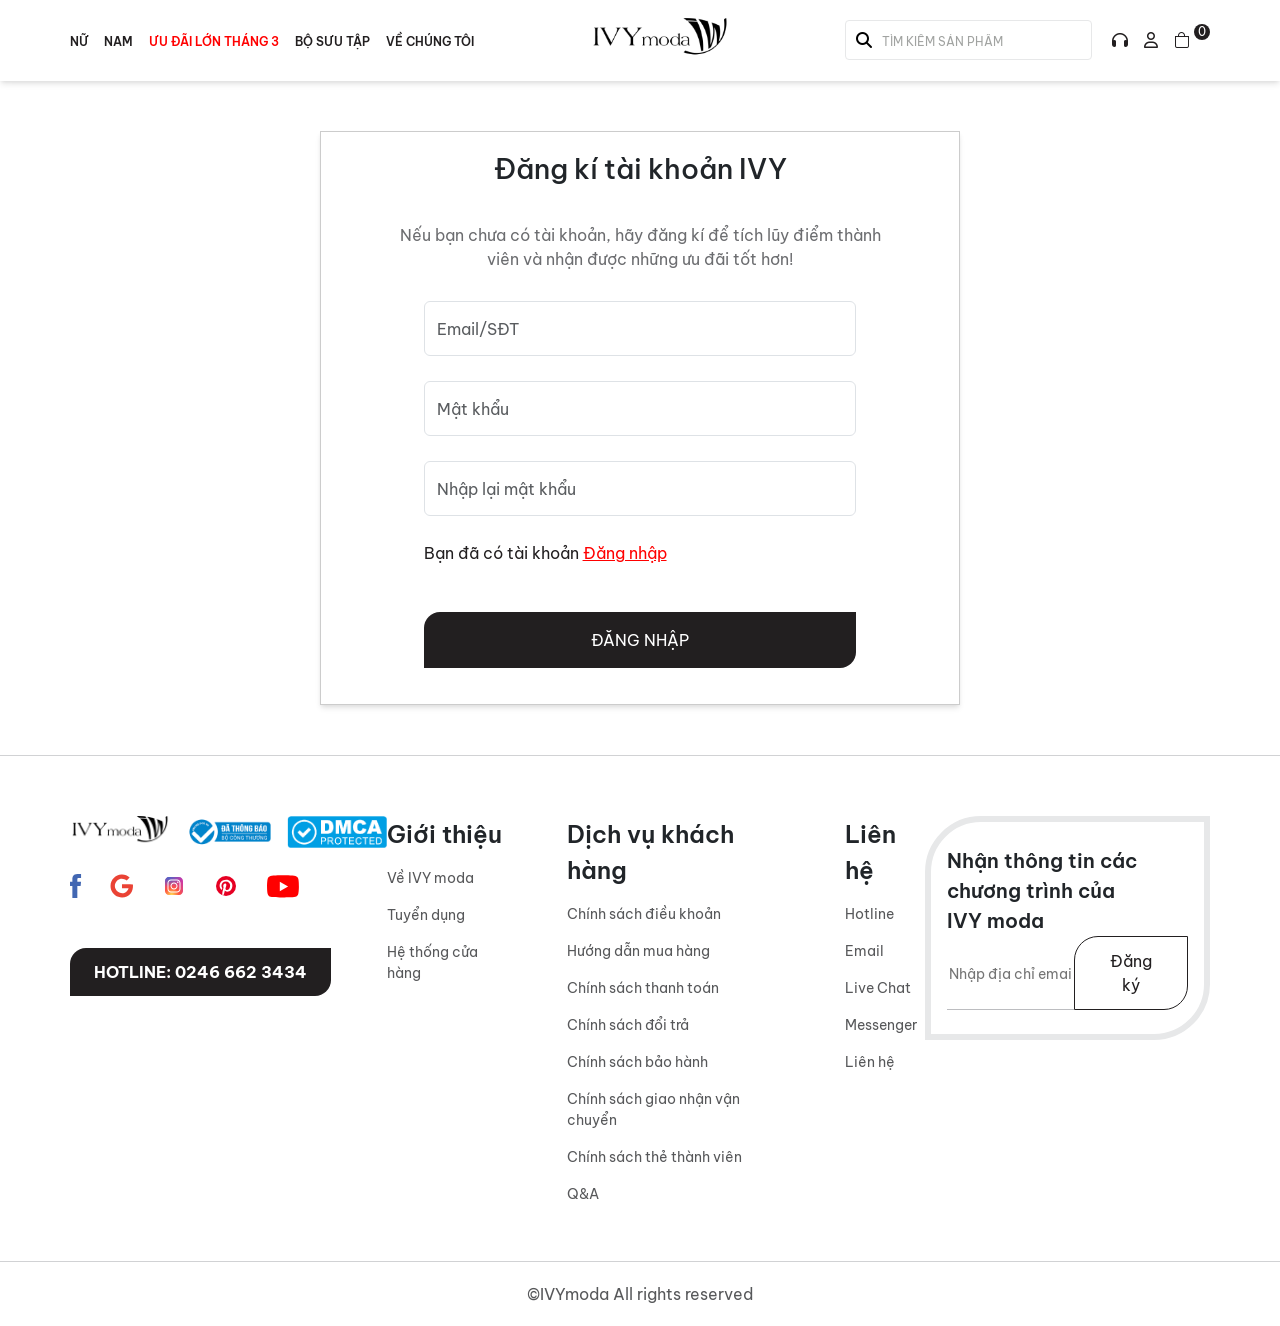
<file: register.html>
<!DOCTYPE html>
<html lang="en">

<head>
  <meta charset="UTF-8" />
  <meta name="viewport" content="width=device-width, initial-scale=1.0" />
  <link rel="stylesheet" href="https://cdnjs.cloudflare.com/ajax/libs/font-awesome/6.7.2/css/all.min.css"
    integrity="sha512-Evv84Mr4kqVGRNSgIGL/F/aIDqQb7xQ2vcrdIwxfjThSH8CSR7PBEakCr51Ck+w+/U6swU2Im1vVX0SVk9ABhg=="
    crossorigin="anonymous" referrerpolicy="no-referrer" />
  <link href="https://cdn.jsdelivr.net/npm/bootstrap@5.2.3/dist/css/bootstrap.min.css" rel="stylesheet"
    integrity="sha384-rbsA2VBKQhggwzxH7pPCaAqO46MgnOM80zW1RWuH61DGLwZJEdK2Kadq2F9CUG65" crossorigin="anonymous" />
  <link rel="stylesheet" href="https://cdn.jsdelivr.net/npm/swiper@11/swiper-bundle.min.css" />
  <link rel="stylesheet" href="https://cdn.jsdelivr.net/npm/bootstrap-icons@1.11.3/font/bootstrap-icons.min.css">
  <link rel="stylesheet" href="./assets/css/style.css" />
  <link rel="stylesheet" href="assets/css/register.css">
  <link href='https://unpkg.com/boxicons@2.1.4/css/boxicons.min.css' rel='stylesheet'>

  <title>Register | IVY moda</title>
</head>

<body>
  <!-- Header -->
  <header class="header">
    <div class="container">
      <div class="inner-wrap">
        <!-- Menu Moblie -->
        <button class="inner-menu-mobile" data-bs-toggle="offcanvas" data-bs-target="#menu-mobile"
          aria-controls="menu-mobile">
          <i class="fa-solid fa-bars"></i>
        </button>
        <div class="offcanvas offcanvas-start" data-bs-scroll="true" tabindex="-1" id="menu-mobile">
          <div class="offcanvas-header">
            <button class="button-close-menu" data-bs-dismiss="offcanvas" aria-label="Close">
              <i class="fa-solid fa-xmark"></i>
            </button>
          </div>
          <div class="offcanvas-body">
            <div class="menu-mobile-button">
              <a href="#">Đăng nhập</a>
            </div>
            <nav class="menu-mobile-content">
              <ul>
                <li>
                  <a data-bs-toggle="collapse" href="#sub-menu-mobile1" role="button" aria-expanded="false"
                    aria-controls="sub-menu-mobile1">
                    <span>Nữ</span>
                    <i class="fa-solid fa-plus"></i>
                  </a>
                  <ul class="collapse" id="sub-menu-mobile1">
                    <li>
                      <a href="#">Chân váy</a>
                    </li>
                    <li>
                      <a href="#">Đầm / Áo dài</a>
                    </li>
                  </ul>
                </li>
                <li>
                  <a data-bs-toggle="collapse" href="#sub-menu-mobile2" role="button" aria-expanded="false"
                  aria-controls="sub-menu-mobile2">
                    <span>Nam</span>
                    <i class="fa-solid fa-plus"></i>
                  </a>
                  <ul class="collapse" id="sub-menu-mobile2">
                    <li>
                      <a href="#">Áo</a>
                    </li>
                    <li>
                      <a href="#">Quần nam</a>
                    </li>
                  </ul>
                </li>
                <li>
                  <a href="#" class="active">
                    <span>ƯU ĐÃI LỚN THÁNG 3</span>
                    <i class="fa-solid fa-plus"></i>
                  </a>
                </li>
                <li>
                  <a href="#">
                    <span>Bộ sưu tập</span>
                    <i class="fa-solid fa-plus"></i>
                  </a>
                </li>
                <li>
                  <a href="#">
                    <span>LIFESTYLE</span>
                  </a>
                </li>
                <li>
                  <a href="#">
                    <span>Về chúng tôi</span>
                    <i class="fa-solid fa-plus"></i>
                  </a>
                </li>
              </ul>
            </nav>
          </div>
        </div>
        <!-- End Menu Mobile -->

        <nav class="inner-menu">
          <ul>
            <li>
              <a href="#">Nữ</a>
            </li>
            <li>
              <a href="#">Nam</a>
            </li>
            <li>
              <a href="#" class="active">Ưu đãi lớn tháng 3</a>
              <ul>
                <div class="sub-title-menu">
                  <a href="#">SALE 50% Toàn bộ SP</a>
                </div>
                <li>
                  <a href="#">Áo công sở</a>
                </li>
                <li>
                  <a href="#">Đầm kiểu</a>
                </li>
                <li>
                  <a href="#">Áo khoác / blazer</a>
                </li>
                <li>
                  <a href="#">Áo thun / len</a>
                </li>
                <li>
                  <a href="#">Quần tây / jeans</a>
                </li>
                <li>
                  <a href="#">Chân váy công sở</a>
                </li>
              </ul>
            </li>
            <li>
              <a href="#">Bộ sưu tập</a>
            </li>
            <li>
              <a href="#">Về chúng tôi</a>
            </li>
          </ul>
        </nav>
        <div class="inner-logo">
          <a href="/">
            <img src="./assets/images/logo.png" alt="IVY moda" />
          </a>
        </div>
        <div class="inner-right-header">
          <form action="">
            <button>
              <i class="fa-solid fa-magnifying-glass"></i>
            </button>
            <input type="text" placeholder="TÌM KIẾM SẢN PHẨM" />
          </form>
          <div class="inner-actions">
            <div class="inner-headphone">
              <a href="#"><i class="fa-solid fa-headphones"></i></a>
            </div>
            <div class="inner-user">
              <a href="#"><i class="fa-regular fa-user"></i></a>
            </div>
            <div class="inner-cart">
              <!-- Cart Mobile -->
              <a data-bs-toggle="offcanvas" href="#cart-mobile" role="button" aria-controls="cart-mobile">
                <i class="bi bi-bag"></i>
                <span>0</span>
              </a>
              <div class="offcanvas offcanvas-end" tabindex="-1" id="cart-mobile" aria-labelledby="cart-mobile-title">
                <div class="offcanvas-header">
                  <h5 class="offcanvas-title" id="cart-mobile-title">
                    Giỏ hàng
                    <div class="cart-mobile-quantity">0</div>
                  </h5>
                  <button data-bs-dismiss="offcanvas" aria-label="Close">
                    <i class="fa-solid fa-xmark"></i>
                  </button>
                </div>
                <div class="offcanvas-body">
                  <div class="inner-content">
                    <div class="cart-mobile-total">Tổng cộng:<b>0đ</b></div>
                    <a href="#" class="cart-mobile-button">Đăng nhập</a>
                  </div>
                </div>
              </div>
              <!-- End Cart Mobile -->
            </div>
          </div>
        </div>
      </div>
    </div>
  </header>
  <!-- End Header -->
  <!--Section-->

  <section>
    <div class="row center">
        
            <div class="auth__login">
                <h3 class="auth__login-title">Đăng kí tài khoản IVY</h3>
                <div class="auth__login-content">
                    <div class="auth-desc">
                        <span>Nếu bạn chưa có tài khoản, hãy đăng kí để tích lũy điểm thành     </span> 
                        <span>viên và nhận được những ưu đãi tốt hơn!</span>
                    </div>
                    <div class="auth__login-content-form">
                        <div class="auth__login-content-input">
                            <input type="text" class="form-control" placeholder="Email/SĐT">
                            <input type="text" class="form-control" placeholder="Mật khẩu">
                            <input type="text" class="form-control" placeholder="Nhập lại mật khẩu">
                        </div>
                        <div class="auth__login-options">
                            <p class="register-auth">Bạn đã có tài khoản <a style="color: red; text-decoration: underline;">Đăng nhập</a></p>
                        </div>
                        <button class="auth__login-btn">ĐĂNG NHẬP</button>
                    </div>
                </div>
            </div>
    </div>
  </section>
   <!--Section-->
  <!-- Footer -->
  <footer class="footer">
    <div class="container">
      <div class="inner-wrap">
        <div class="left-footer">
          <div class="inner-brand">
            <img src="./assets/images/logo.png" alt="">
            <img src="./assets/images/img-congthuong.png" alt="">
            <img src="./assets/images/dmca.png" alt="">
          </div>
          <div class="inner-socials">
            <ul>
              <li>
                <a href="#"><img src="./assets/images/ic_fb.svg" alt=""></a>
              </li>
              <li>
                <a href="#"><img src="./assets/images/ic_gg.svg" alt=""></a>
              </li>
              <li>
                <a href="#"><img src="./assets/images/ic_instagram.svg" alt=""></a>
              </li>
              <li>
                <a href="#"><img src="./assets/images/ic_pinterest.svg" alt=""></a>
              </li>
              <li>
                <a href="#"><img src="./assets/images/ic_ytb.svg" alt=""></a>
              </li>
            </ul>
          </div>
          <div class="inner-button">
            <a href="" class="button-hotline">Hotline: 0246 662 3434</a>
          </div>
        </div>
        <div class="center-footer">
          <div class="inner-item">
            <div class="title-footer">Giới thiệu</div>
            <ul>
              <li>
                <a href="#">Về IVY moda</a>
              </li>
              <li>
                <a href="#">Tuyển dụng</a>
              </li>
              <li>
                <a href="#">Hệ thống cửa hàng</a>
              </li>
            </ul>
          </div>
          <div class="inner-item">
            <div class="title-footer">Dịch vụ khách hàng</div>
            <ul>
              <li>
                <a href="#">Chính sách điều khoản</a>
              </li>
              <li>
                <a href="#">Hướng dẫn mua hàng</a>
              </li>
              <li>
                <a href="#">Chính sách thanh toán</a>
              </li>
              <li>
                <a href="#">Chính sách đổi trả</a>
              </li>
              <li>
                <a href="#">Chính sách bảo hành</a>
              </li>
              <li>
                <a href="#">Chính sách giao nhận vận chuyển</a>
              </li>
              <li>
                <a href="#">Chính sách thẻ thành viên</a>
              </li>
              <li>
                <a href="#">Q&A</a>
              </li>
            </ul>
          </div>
          <div class="inner-item">
            <div class="title-footer">Liên hệ</div>
            <ul>
              <li>
                <a href="#">Hotline</a>
              </li>
              <li>
                <a href="#">Email</a>
              </li>
              <li>
                <a href="#">Live Chat</a>
              </li>
              <li>
                <a href="#">Messenger</a>
              </li>
              <li>
                <a href="#">Liên hệ</a>
              </li>
            </ul>
          </div>
        </div>
        <div class="right-footer">
          <div class="title-form">Nhận thông tin các chương trình của IVY moda</div>
          <form action="" class="inner-form">
            <input type="email" placeholder="Nhập địa chỉ email">
            <button type="submit">Đăng ký</button>
          </form>
        </div>
      </div>
      <div class="inner-block">
        <div class="right-footer">
          <div class="title-form">Nhận thông tin các chương trình của IVY moda</div>
          <form action="" class="inner-form">
            <input type="email" placeholder="Nhập địa chỉ email">
            <button type="submit">Đăng ký</button>
          </form>
        </div>
        <div class="center-footer">
          <div class="inner-item">
            <div class="title-footer">Giới thiệu</div>
            <ul>
              <li>
                <a href="#">Về IVY moda</a>
              </li>
              <li>
                <a href="#">Tuyển dụng</a>
              </li>
              <li>
                <a href="#">Hệ thống cửa hàng</a>
              </li>
            </ul>
          </div>
          <div class="inner-item">
            <div class="title-footer">Dịch vụ khách hàng</div>
            <ul>
              <li>
                <a href="#">Chính sách điều khoản</a>
              </li>
              <li>
                <a href="#">Hướng dẫn mua hàng</a>
              </li>
              <li>
                <a href="#">Chính sách thanh toán</a>
              </li>
              <li>
                <a href="#">Chính sách đổi trả</a>
              </li>
              <li>
                <a href="#">Chính sách bảo hành</a>
              </li>
            </ul>
          </div>
          <div class="inner-item">
            <div class="title-footer">Liên hệ</div>
            <ul>
              <li>
                <a href="#">Hotline</a>
              </li>
              <li>
                <a href="#">Email</a>
              </li>
              <li>
                <a href="#">Live Chat</a>
              </li>
              <li>
                <a href="#">Messenger</a>
              </li>
              <li>
                <a href="#">Liên hệ</a>
              </li>
            </ul>
          </div>
        </div>
        <div class="left-footer">
          <div class="inner-brand">
            <img src="./assets/images/logo.png" alt="">
            <img src="./assets/images/img-congthuong.png" alt="">
            <img src="./assets/images/dmca.png" alt="">
          </div>
          <div class="inner-socials">
            <ul>
              <li>
                <a href="#"><img src="./assets/images/ic_fb.svg" alt=""></a>
              </li>
              <li>
                <a href="#"><img src="./assets/images/ic_gg.svg" alt=""></a>
              </li>
              <li>
                <a href="#"><img src="./assets/images/ic_instagram.svg" alt=""></a>
              </li>
              <li>
                <a href="#"><img src="./assets/images/ic_pinterest.svg" alt=""></a>
              </li>
              <li>
                <a href="#"><img src="./assets/images/ic_ytb.svg" alt=""></a>
              </li>
            </ul>
          </div>
          <div class="inner-button">
            <a href="" class="button-hotline">Hotline: 0246 662 3434</a>
          </div>
        </div>
      </div>
    </div>
  </footer>
  <div class="sub-footer">
    ©IVYmoda All rights reserved
  </div>
  <!-- End Footer -->

  <!-- Meta mobile -->
  <div class="meta-mobile">
    <div class="container">
      <div class="inner-wrap">
        <div class="inner-item">
          <button>
            <i class="fa-solid fa-magnifying-glass"></i>
          </button>
          <span>Tìm kiếm</span>
        </div>
        <div class="inner-item">
          <a href="#"><i class="fa-regular fa-user"></i></a>
          <span>Đăng nhập</span>
        </div>
        <div class="inner-item">
          <a href="#"><i class="fa-solid fa-headphones"></i></a>
          <span>Trợ giúp</span>
        </div>
      </div>
    </div>
  </div>
  <!-- End Meta mobile -->

  <!-- Bootstrap 5 -->
  <script src="https://cdn.jsdelivr.net/npm/bootstrap@5.2.3/dist/js/bootstrap.bundle.min.js"
    integrity="sha384-kenU1KFdBIe4zVF0s0G1M5b4hcpxyD9F7jL+jjXkk+Q2h455rYXK/7HAuoJl+0I4"
    crossorigin="anonymous"></script>

  <!-- Swiper JS -->
  <script src="https://cdn.jsdelivr.net/npm/swiper@11/swiper-bundle.min.js"></script>

  <!-- JS -->
  <script src="./assets/js/swiper.js"></script>
</body>

</html>
</file>
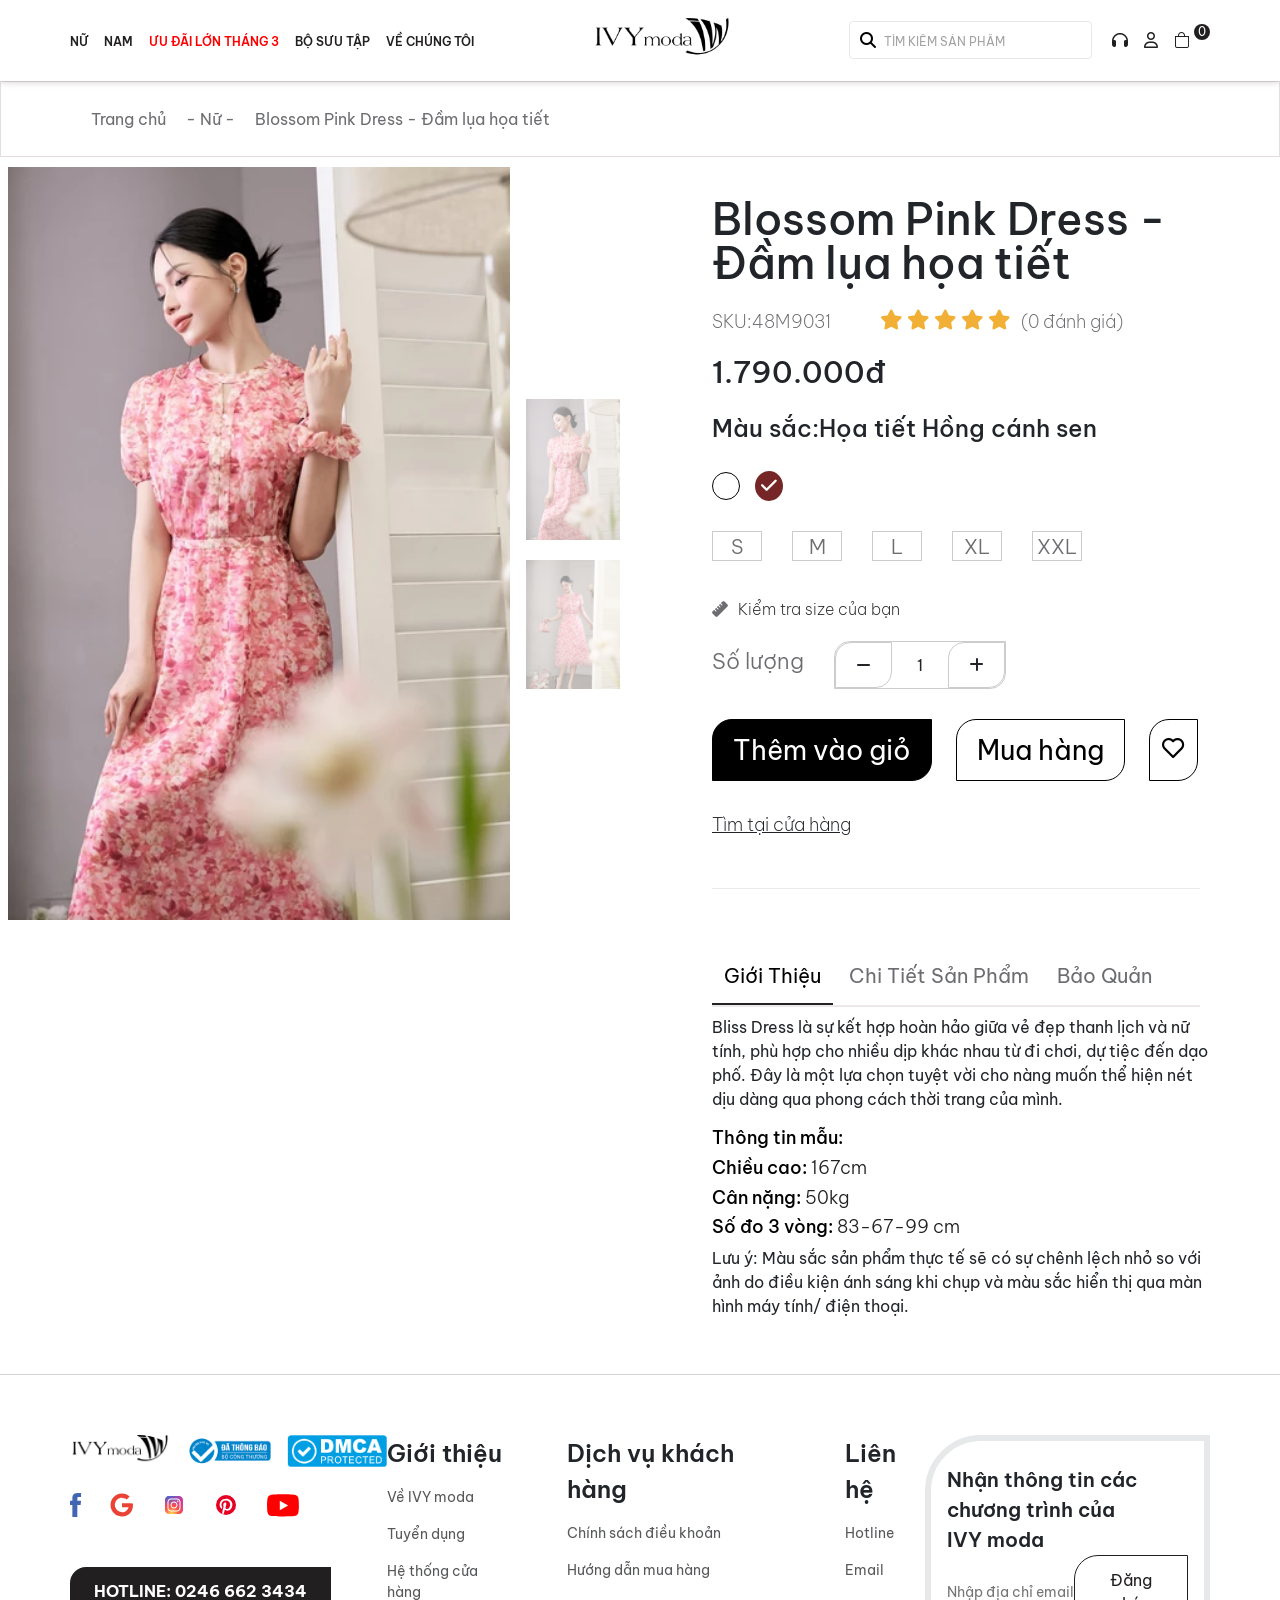
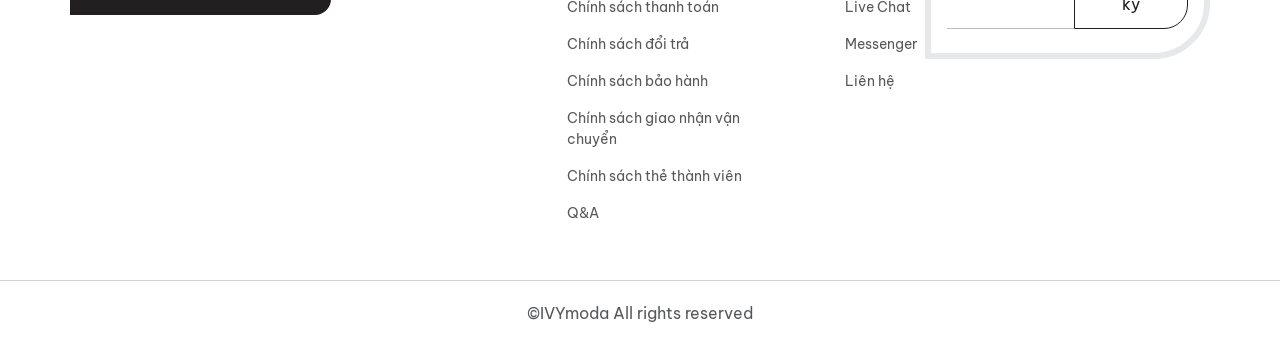
<file: test-detail.html>
<!DOCTYPE html>
<html lang="en">

<head>
  <meta charset="UTF-8" />
  <meta name="viewport" content="width=device-width, initial-scale=1.0" />
  <link rel="stylesheet" href="https://cdnjs.cloudflare.com/ajax/libs/font-awesome/6.7.2/css/all.min.css"
    integrity="sha512-Evv84Mr4kqVGRNSgIGL/F/aIDqQb7xQ2vcrdIwxfjThSH8CSR7PBEakCr51Ck+w+/U6swU2Im1vVX0SVk9ABhg=="
    crossorigin="anonymous" referrerpolicy="no-referrer" />
  <link href="https://cdn.jsdelivr.net/npm/bootstrap@5.2.3/dist/css/bootstrap.min.css" rel="stylesheet"
    integrity="sha384-rbsA2VBKQhggwzxH7pPCaAqO46MgnOM80zW1RWuH61DGLwZJEdK2Kadq2F9CUG65" crossorigin="anonymous" />
  <link rel="stylesheet" href="https://cdn.jsdelivr.net/npm/swiper@11/swiper-bundle.min.css" />
  <link rel="stylesheet" href="https://cdn.jsdelivr.net/npm/bootstrap-icons@1.11.3/font/bootstrap-icons.min.css">
  <link rel="stylesheet" href="./assets/css/style.css" />
  <link rel="stylesheet" href="assets/css/test-detail.css">
  <link href='https://unpkg.com/boxicons@2.1.4/css/boxicons.min.css' rel='stylesheet'>
  <script src="https://code.jquery.com/jquery-3.7.1.js" integrity="sha256-eKhayi8LEQwp4NKxN+CfCh+3qOVUtJn3QNZ0TciWLP4="
  crossorigin="anonymous"></script>

  <title>Detail | IVY moda</title>
</head>

<body>
  <!-- Header -->
  <header class="header">
    <div class="container">
      <div class="inner-wrap">
        <!-- Menu Moblie -->
        <button class="inner-menu-mobile" data-bs-toggle="offcanvas" data-bs-target="#menu-mobile"
          aria-controls="menu-mobile">
          <i class="fa-solid fa-bars"></i>
        </button>
        <div class="offcanvas offcanvas-start" data-bs-scroll="true" tabindex="-1" id="menu-mobile">
          <div class="offcanvas-header">
            <button class="button-close-menu" data-bs-dismiss="offcanvas" aria-label="Close">
              <i class="fa-solid fa-xmark"></i>
            </button>
          </div>
          <div class="offcanvas-body">
            <div class="menu-mobile-button">
              <a href="#">Đăng nhập</a>
            </div>
            <nav class="menu-mobile-content">
              <ul>
                <li>
                  <a data-bs-toggle="collapse" href="#sub-menu-mobile1" role="button" aria-expanded="false"
                    aria-controls="sub-menu-mobile1">
                    <span>Nữ</span>
                    <i class="fa-solid fa-plus"></i>
                  </a>
                  <ul class="collapse" id="sub-menu-mobile1">
                    <li>
                      <a href="#">Chân váy</a>
                    </li>
                    <li>
                      <a href="#">Đầm / Áo dài</a>
                    </li>
                  </ul>
                </li>
                <li>
                  <a data-bs-toggle="collapse" href="#sub-menu-mobile2" role="button" aria-expanded="false"
                  aria-controls="sub-menu-mobile2">
                    <span>Nam</span>
                    <i class="fa-solid fa-plus"></i>
                  </a>
                  <ul class="collapse" id="sub-menu-mobile2">
                    <li>
                      <a href="#">Áo</a>
                    </li>
                    <li>
                      <a href="#">Quần nam</a>
                    </li>
                  </ul>
                </li>
                <li>
                  <a href="#" class="active">
                    <span>ƯU ĐÃI LỚN THÁNG 3</span>
                    <i class="fa-solid fa-plus"></i>
                  </a>
                </li>
                <li>
                  <a href="#">
                    <span>Bộ sưu tập</span>
                    <i class="fa-solid fa-plus"></i>
                  </a>
                </li>
                <li>
                  <a href="#">
                    <span>LIFESTYLE</span>
                  </a>
                </li>
                <li>
                  <a href="#">
                    <span>Về chúng tôi</span>
                    <i class="fa-solid fa-plus"></i>
                  </a>
                </li>
              </ul>
            </nav>
          </div>
        </div>
        <!-- End Menu Mobile -->

        <nav class="inner-menu">
          <ul>
            <li>
              <a href="#">Nữ</a>
            </li>
            <li>
              <a href="#">Nam</a>
            </li>
            <li>
              <a href="#" class="active">Ưu đãi lớn tháng 3</a>
              <ul>
                <div class="sub-title-menu">
                  <a href="#">SALE 50% Toàn bộ SP</a>
                </div>
                <li>
                  <a href="#">Áo công sở</a>
                </li>
                <li>
                  <a href="#">Đầm kiểu</a>
                </li>
                <li>
                  <a href="#">Áo khoác / blazer</a>
                </li>
                <li>
                  <a href="#">Áo thun / len</a>
                </li>
                <li>
                  <a href="#">Quần tây / jeans</a>
                </li>
                <li>
                  <a href="#">Chân váy công sở</a>
                </li>
              </ul>
            </li>
            <li>
              <a href="#">Bộ sưu tập</a>
            </li>
            <li>
              <a href="#">Về chúng tôi</a>
            </li>
          </ul>
        </nav>
        <div class="inner-logo">
          <a href="/">
            <img src="./assets/images/logo.png" alt="IVY moda" />
          </a>
        </div>
        <div class="inner-right-header">
          <form action="">
            <button>
              <i class="fa-solid fa-magnifying-glass"></i>
            </button>
            <input type="text" placeholder="TÌM KIẾM SẢN PHẨM" />
          </form>
          <div class="inner-actions">
            <div class="inner-headphone">
              <a href="#"><i class="fa-solid fa-headphones"></i></a>
            </div>
            <div class="inner-user">
              <a href="login.html"><i class="fa-regular fa-user"></i></a>
            </div>
            <div class="inner-cart">
              <!-- Cart Mobile -->
              <a data-bs-toggle="offcanvas" href="#cart-mobile" role="button" aria-controls="cart-mobile">
                <i class="bi bi-bag"></i>
                <span>0</span>
              </a>
              <div class="offcanvas offcanvas-end" tabindex="-1" id="cart-mobile" aria-labelledby="cart-mobile-title">
                <div class="offcanvas-header">
                  <h5 class="offcanvas-title" id="cart-mobile-title">
                    Giỏ hàng
                    <div class="cart-mobile-quantity">0</div>
                  </h5>
                  <button data-bs-dismiss="offcanvas" aria-label="Close">
                    <i class="fa-solid fa-xmark"></i>
                  </button>
                </div>
                <div class="offcanvas-body">
                  <div class="inner-content">
                    <div class="cart-mobile-total">Tổng cộng:<b>0đ</b></div>
                    <a href="#" class="cart-mobile-button">Đăng nhập</a>
                  </div>
                </div>
              </div>
              <!-- End Cart Mobile -->
            </div>
          </div>
        </div>
      </div>
    </div>
  </header>
  <!-- End Header -->
  <!--Section-->

  <section>
    <div class="breadcrums-product">
      <a href="">Trang chủ </a>
      <a href="">- Nữ -</a>
      <a href=""> Blossom Pink Dress - Đầm lụa họa tiết</a>
    </div>
    <div class="row">
        <div class="col-md-6">
            <div class="product-detail__gallery">
              <div style="--swiper-navigation-color: #fff; --swiper-pagination-color: #fff" class="swiper mySwiper2">
                <div class="swiper-wrapper">
                  <div class="swiper-slide">
                    <img src="./assets/images/detailsm1.webp" />
                  </div>
                  <div class="swiper-slide">
                    <img src="./assets/images/detailsm2.webp" />
                  </div>
                  <div class="swiper-slide">
                    <img src="./assets/images/detailsm3.webp" />
                  </div>
                  <div class="swiper-slide">
                    <img src="./assets/images/detailsm4.webp" />
                  </div>
                  
                
                </div>
                <div class="swiper-pagination"></div>
                <div class="swiper-button-next"></div>
                <div class="swiper-button-prev"></div>
              </div>
              <div thumbsSlider="" class="swiper mySwiper">
                <div class="swiper-wrapper b">
                  <div class="swiper-slide">
                    <img src="./assets/images/detailsm1.webp" />
                  </div>
                  <div class="swiper-slide">
                    <img src="./assets/images/detailsm2.webp" />
                  </div>
                  <div class="swiper-slide">
                    <img src="./assets/images/detailsm3.webp" />
                  </div>
                  <div class="swiper-slide">
                    <img src="./assets/images/detailsm4.webp" />
                  </div>
                 
                </div>
              </div>
            </div>
        </div>
        <div class="col-md-6">
            <div class="product-detail__information">
                <h1>Blossom Pink Dress - Đầm lụa họa tiết</h1>
                <div class="product-detail__sub-infor">
                    <span>SKU:48M9031</span>
                    <div class="product-detail__rating">
                        <div class="product-detail__rating-star">
                            <i class="fa-solid fa-star"></i>
                            <i class="fa-solid fa-star"></i>
                            <i class="fa-solid fa-star"></i>
                            <i class="fa-solid fa-star"></i>
                            <i class="fa-solid fa-star"></i>
                        </div>
                        <span>(0 đánh giá)</span>
                    </div>
                </div>
                <div class="product-detail__price">
                    <b>1.790.000đ</b>
                </div>
                <div class="product-detail__color">
                    <p>Màu sắc:Họa tiết Hồng cánh sen</p>
                    <div class="product-detail__color-check">
                      <button class="check-empty"></button>       
                      <button class="check"><i class="fa-solid fa-check"></i></button>       
                    </div>
                    
                    
                </div>
                <div class="product-detail__size">
                    <div class="product-detail__size-input">
                        <p>S</p>
                        <p>M</p>
                        <p>L</p>
                        <p>XL</p>
                        <p>XXL</p>
                    </div>
                    <p class="check-size"><i class=" fa-solid fa-ruler"></i>Kiểm tra size của bạn</p>
                </div>
                <div class="product-detail__quanlity">
                    <h3>Số lượng</h3>
                    <div class="product-detail__num">
                        <div class="product-detail__num-decre"><i class="fa-solid fa-minus"></i></div>
                        <span>1</span>
                        <div class="product-detail__num-incre"><i class="fa-solid fa-plus"></i></div>
                    </div>
                </div>
                <div class="product-detail__action">
                    <button class="add">Thêm vào giỏ</button>
                    <button class="buy">Mua hàng</button>
                    <button class="heart"><i class='bx bx-heart'></i></button>
                </div>
                <div class="product-detail__find">
                    <a>Tìm tại cửa hàng</a>
                </div>

                <div class="product-detail__tab">
                  <nav class="tab-navs">
                    <ul>
                      <li><a href="#tab1" class="active">Giới Thiệu</a></li>
                      <li><a href="#tab2">Chi Tiết Sản Phẩm</a></li>
                      <li><a href="#tab3">Bảo Quản</a></li>
                    </ul>
                  </nav>
                    <div class="tab-contents">
                      <div id="tab1">
                        <p>Bliss Dress là sự kết hợp hoàn hảo giữa vẻ đẹp thanh lịch và nữ tính, 
                          phù hợp cho nhiều dịp khác nhau từ đi chơi, dự tiệc đến dạo phố. Đây là một lựa chọn tuyệt vời cho nàng 
                          muốn thể hiện nét dịu dàng qua phong cách thời trang của mình.
                        </p>
                        <h3>Thông tin mẫu:</h3>
                        <h3>Chiều cao: <span>167cm</span></h3>
                        <h3>Cân nặng: <span>50kg</span></h3>
                        <h3>Số đo 3 vòng:  <span>83-67-99 cm</span></h3>
                        <p>Lưu ý: Màu sắc sản phẩm thực tế sẽ có sự chênh lệch nhỏ so với ảnh do điều kiện ánh sáng khi chụp
                           và màu sắc hiển thị qua màn hình máy tính/ điện thoại.</p>
                      </div>
                      <div id="tab2">
                          <h3>Dòng sản phẩm: <span>you</span></h3>
                          <h3>Nhóm sản phẩm:  <span>Đầm</span></h3>
                          <h3>Cổ áo: <span>Cổ tròn</span></h3>
                          <h3>Tay áo: <span>Không tay</span></h3>
                          <h3>Kiểu dáng:  <span>Đầm xòe</span></h3>
                          <h3>Độ dài:  <span>qua gối</span></h3>
                          <h3>Họa tiết:  <span>Trơn</span></h3>
                          <h3>Chất liệu: <span>Tynsi</span></h3>
                      </div>
                      <div id="tab3">
                        <h3>
                          Chi tiết bảo quản:
                        </h3>
                        <p>* Vải dệt kim: sau khi giặt sản phẩm phải được phơi ngang tránh bai giãn.</p>
                        <p>* Vải voan, lụa, chiffon nên giặt bằng tay.</p>
                        <p>* Vải thô, tuytsi, kaki không có phối hay trang trí đá cườm thì có thể giặt máy.</p>
                        <p>* Vải thô, tuytsi, kaki có phối màu tương phản hay trang trí voan, lụa, đá cườm thì cần giặt tay.</p>
                        <p>* Đồ Jeans nên hạn chế giặt bằng máy giặt vì sẽ làm phai màu jeans.
                           Nếu giặt thì nên lộn trái sản phẩm khi giặt, đóng khuy,
                           kéo khóa, không nên giặt chung cùng đồ sáng màu, tránh dính màu vào các sản phẩm khác. </p>
                      </div>
                    </div>
                    <div class="product-detail__tab-body">
                        
                    </div>
                </div>
            </div>
            
        </div>
    </div>
  </section>
   <!--Section-->
  <!-- Footer -->
  <footer class="footer">
    <div class="container">
      <div class="inner-wrap">
        <div class="left-footer">
          <div class="inner-brand">
            <img src="./assets/images/logo.png" alt="">
            <img src="./assets/images/img-congthuong.png" alt="">
            <img src="./assets/images/dmca.png" alt="">
          </div>
          <div class="inner-socials">
            <ul>
              <li>
                <a href="#"><img src="./assets/images/ic_fb.svg" alt=""></a>
              </li>
              <li>
                <a href="#"><img src="./assets/images/ic_gg.svg" alt=""></a>
              </li>
              <li>
                <a href="#"><img src="./assets/images/ic_instagram.svg" alt=""></a>
              </li>
              <li>
                <a href="#"><img src="./assets/images/ic_pinterest.svg" alt=""></a>
              </li>
              <li>
                <a href="#"><img src="./assets/images/ic_ytb.svg" alt=""></a>
              </li>
            </ul>
          </div>
          <div class="inner-button">
            <a href="" class="button-hotline">Hotline: 0246 662 3434</a>
          </div>
        </div>
        <div class="center-footer">
          <div class="inner-item">
            <div class="title-footer">Giới thiệu</div>
            <ul>
              <li>
                <a href="#">Về IVY moda</a>
              </li>
              <li>
                <a href="#">Tuyển dụng</a>
              </li>
              <li>
                <a href="#">Hệ thống cửa hàng</a>
              </li>
            </ul>
          </div>
          <div class="inner-item">
            <div class="title-footer">Dịch vụ khách hàng</div>
            <ul>
              <li>
                <a href="#">Chính sách điều khoản</a>
              </li>
              <li>
                <a href="#">Hướng dẫn mua hàng</a>
              </li>
              <li>
                <a href="#">Chính sách thanh toán</a>
              </li>
              <li>
                <a href="#">Chính sách đổi trả</a>
              </li>
              <li>
                <a href="#">Chính sách bảo hành</a>
              </li>
              <li>
                <a href="#">Chính sách giao nhận vận chuyển</a>
              </li>
              <li>
                <a href="#">Chính sách thẻ thành viên</a>
              </li>
              <li>
                <a href="#">Q&A</a>
              </li>
            </ul>
          </div>
          <div class="inner-item">
            <div class="title-footer">Liên hệ</div>
            <ul>
              <li>
                <a href="#">Hotline</a>
              </li>
              <li>
                <a href="#">Email</a>
              </li>
              <li>
                <a href="#">Live Chat</a>
              </li>
              <li>
                <a href="#">Messenger</a>
              </li>
              <li>
                <a href="#">Liên hệ</a>
              </li>
            </ul>
          </div>
        </div>
        <div class="right-footer">
          <div class="title-form">Nhận thông tin các chương trình của IVY moda</div>
          <form action="" class="inner-form">
            <input type="email" placeholder="Nhập địa chỉ email">
            <button type="submit">Đăng ký</button>
          </form>
        </div>
      </div>
      <div class="inner-block">
        <div class="right-footer">
          <div class="title-form">Nhận thông tin các chương trình của IVY moda</div>
          <form action="" class="inner-form">
            <input type="email" placeholder="Nhập địa chỉ email">
            <button type="submit">Đăng ký</button>
          </form>
        </div>
        <div class="center-footer">
          <div class="inner-item">
            <div class="title-footer">Giới thiệu</div>
            <ul>
              <li>
                <a href="#">Về IVY moda</a>
              </li>
              <li>
                <a href="#">Tuyển dụng</a>
              </li>
              <li>
                <a href="#">Hệ thống cửa hàng</a>
              </li>
            </ul>
          </div>
          <div class="inner-item">
            <div class="title-footer">Dịch vụ khách hàng</div>
            <ul>
              <li>
                <a href="#">Chính sách điều khoản</a>
              </li>
              <li>
                <a href="#">Hướng dẫn mua hàng</a>
              </li>
              <li>
                <a href="#">Chính sách thanh toán</a>
              </li>
              <li>
                <a href="#">Chính sách đổi trả</a>
              </li>
              <li>
                <a href="#">Chính sách bảo hành</a>
              </li>
            </ul>
          </div>
          <div class="inner-item">
            <div class="title-footer">Liên hệ</div>
            <ul>
              <li>
                <a href="#">Hotline</a>
              </li>
              <li>
                <a href="#">Email</a>
              </li>
              <li>
                <a href="#">Live Chat</a>
              </li>
              <li>
                <a href="#">Messenger</a>
              </li>
              <li>
                <a href="#">Liên hệ</a>
              </li>
            </ul>
          </div>
        </div>
        <div class="left-footer">
          <div class="inner-brand">
            <img src="./assets/images/logo.png" alt="">
            <img src="./assets/images/img-congthuong.png" alt="">
            <img src="./assets/images/dmca.png" alt="">
          </div>
          <div class="inner-socials">
            <ul>
              <li>
                <a href="#"><img src="./assets/images/ic_fb.svg" alt=""></a>
              </li>
              <li>
                <a href="#"><img src="./assets/images/ic_gg.svg" alt=""></a>
              </li>
              <li>
                <a href="#"><img src="./assets/images/ic_instagram.svg" alt=""></a>
              </li>
              <li>
                <a href="#"><img src="./assets/images/ic_pinterest.svg" alt=""></a>
              </li>
              <li>
                <a href="#"><img src="./assets/images/ic_ytb.svg" alt=""></a>
              </li>
            </ul>
          </div>
          <div class="inner-button">
            <a href="" class="button-hotline">Hotline: 0246 662 3434</a>
          </div>
        </div>
      </div>
    </div>
  </footer>
  <div class="sub-footer">
    ©IVYmoda All rights reserved
  </div>
  <!-- End Footer -->

  <!-- Meta mobile -->
  <div class="meta-mobile">
    <div class="container">
      <div class="inner-wrap">
        <div class="inner-item">
          <button>
            <i class="fa-solid fa-magnifying-glass"></i>
          </button>
          <span>Tìm kiếm</span>
        </div>
        <div class="inner-item">
          <a href="#"><i class="fa-regular fa-user"></i></a>
          <span>Đăng nhập</span>
        </div>
        <div class="inner-item">
          <a href="#"><i class="fa-solid fa-headphones"></i></a>
          <span>Trợ giúp</span>
        </div>
      </div>
    </div>
  </div>
  <!-- End Meta mobile -->

  <!-- Bootstrap 5 -->
  <script src="https://cdn.jsdelivr.net/npm/bootstrap@5.2.3/dist/js/bootstrap.bundle.min.js"
    integrity="sha384-kenU1KFdBIe4zVF0s0G1M5b4hcpxyD9F7jL+jjXkk+Q2h455rYXK/7HAuoJl+0I4"
    crossorigin="anonymous"></script>

  <!-- Swiper JS -->
  <script src="https://cdn.jsdelivr.net/npm/swiper@11/swiper-bundle.min.js"></script>

  <!-- JS -->
  <script src="./assets/js/swiper.js"></script>

  <script>
    $(() => {
      $(".tab-navs a").click(function (e) {
        e.preventDefault();
        $(".tab-navs a").removeClass("active")
        $(this).addClass("active")

        let currentTab = $(this).attr("href")
        $(".tab-contents div").hide()
        $(currentTab).show()
      })
    });
  </script>

<script src="https://cdn.jsdelivr.net/npm/swiper@11/swiper-bundle.min.js"></script>


<script>
    var swiper = new Swiper(".mySwiper", {
      loop: true,
      slidesPerView: 4,
      freeMode: true,
      watchSlidesProgress: true,
    });
    var swiper2 = new Swiper(".mySwiper2", {
      loop: true,
      navigation: {
        nextEl: ".swiper-button-next",
        prevEl: ".swiper-button-prev",
      },
      thumbs: {
        swiper: swiper,
      },
    });
  </script>

</body>

</html>

<style>
  

    .swiper-slide {
      text-align: center;
      font-size: 18px;
      background: #fff;
      display: flex;
      justify-content: center;
      align-items: center;
    }

    .swiper-slide img {
      display: block;
      width: 100%;
      height: 100%;
      object-fit: cover;
    }

    .swiper {
      width: 100%;
      height: 300px;
      margin-left: auto;
      margin-right: auto;
    }

    .swiper-slide {
      background-size: cover;
      background-position: center;
    }

    .mySwiper2 {
      width: 80%;
      height: auto;
    }

    .mySwiper {
      display: flex;
      flex-direction: column;
       width: 15%;
    }

    .mySwiper .swiper-slide {
      width: 100%;
      height: auto;
      opacity: 0.4;
    }

    .mySwiper .swiper-slide-thumb-active {
      opacity: 1;
    }

    .swiper-slide img {
      display: block;
      width: 100%;
      height: 100%;
      object-fit: cover;
    }

    .b{
        display: flex;
        flex-direction: column;
        gap: 10px;
    }
</style>
<script>
  var swiper = new Swiper(".mySwiper", {
    loop: true,
    spaceBetween: 10,
    slidesPerView: 4,
    freeMode: true,
    watchSlidesProgress: true,

    
  });
  var swiper2 = new Swiper(".mySwiper2", {
    loop: true,
    spaceBetween: 10,
    navigation: {
      nextEl: ".swiper-button-next",
      prevEl: ".swiper-button-prev",
    },
    thumbs: {
      swiper: swiper,
    },
    pagination: {
      el: ".swiper-pagination",
      clickable: true,
    },
  });
</script>
</file>
<file: assets/css/style.css>
@import url("https://fonts.googleapis.com/css2?family=Be+Vietnam+Pro:ital,wght@0,100;0,200;0,300;0,400;0,500;0,600;0,700;0,800;0,900;1,100;1,200;1,300;1,400;1,500;1,600;1,700;1,800;1,900&display=swap");
@import url("https://cdn.jsdelivr.net/npm/bootstrap-icons@1.11.3/font/bootstrap-icons.min.css");

:root {
  --color-text: #221f20;
}

* {
  box-sizing: border-box;
}

body {
  font-family: "Be Vietnam Pro", sans-serif;
  margin: 0;
}

a {
  text-decoration: none;
}

img {
  display: block;
}

/* Container */
.container {
  width: 1350px;
  margin: 0 auto;
  padding: 0;
}

@media (max-width: 1199.98px) {
  .container {
    width: 960px;
  }
}

@media (max-width: 991.98px) {
  .container {
    width: 720px;
  }
}

@media (max-width: 767.98px) {
  .container {
    width: 540px;
  }
}

@media (max-width: 575.98px) {
  .container {
    width: 100%;
    padding: 0 16px;
  }
}

/* End Container */

/* Header */
.header {
  padding: 18px 0;
  background-color: #fff;
  position: sticky;
  z-index: 9999;
  top: 0;
  left: 0;
  box-shadow: rgba(0, 0, 0, 0.1) 0px 4px 6px -1px,
    rgba(0, 0, 0, 0.06) 0px 2px 4px -1px;
}

.header .inner-wrap {
  display: flex;
  justify-content: space-between;
  align-items: center;
}

.header .inner-menu>ul {
  list-style: none;
  margin: 0;
  padding: 0;
  display: flex;
  align-items: center;
  gap: 16px;
}

.header .inner-menu>ul>li>a {
  color: var(--color-text);
  font-size: 12px;
  font-weight: 600;
  text-transform: uppercase;
}

.header .inner-menu>ul>li>a:hover {
  color: #ac2f33;
}

.header .inner-menu>ul>li>a.active {
  color: #ff0000;
}

.header .inner-menu>ul>li {
  position: relative;
}

.header .inner-menu>ul>li>ul {
  background-color: #fff;
  position: absolute;
  top: 100%;
  left: 0;
  width: 240px;
  margin: 0;
  padding: 14px 10px;
  list-style: none;
  border: 1px solid #e7e8e9;
  border-radius: 4px;
  z-index: 9;
  opacity: 0;
  visibility: hidden;
  transition: all 0.3s ease-in-out 0s;
}

.header .inner-menu>ul>li:hover>ul {
  opacity: 1;
  visibility: visible;
  animation: fade_in_show 0.5s;
  animation-duration: 0.5s;
}

.header .inner-menu>ul>li>ul a {
  font-size: 14px;
  color: #57585a;
  display: block;
  margin-bottom: 16px;
}

.header .inner-menu>ul>li>ul a:hover {
  opacity: 0.8;
}

.header .inner-menu>ul>li>ul li:last-child a {
  margin-bottom: 0;
}

.header .inner-menu>ul>li>ul .sub-title-menu a {
  color: #ff0000;
  font-weight: 600;
  font-size: 14px;
}

.header .inner-logo img {
  width: 140px;
  height: auto;
}

.header .inner-right-header {
  display: flex;
  align-items: center;
  gap: 20px;
}

.header .inner-right-header form {
  border: 1px solid #e7e8e9;
  padding: 6px;
  border-radius: 4px;
}

.header .inner-right-header form button {
  border: none;
  background-color: #fff;
  padding: 0 4px;
}

.header .inner-right-header form input {
  border: none;
  outline: none;
}

.header .inner-right-header form input::placeholder {
  font-size: 12px;
  color: #a1a3a1;
}

.header .inner-actions {
  display: inline-flex;
  gap: 16px;
  margin-right: 20px;
}

.header .inner-actions a {
  color: var(--color-text);
}

.header .inner-actions .inner-cart {
  position: relative;
}

.header .inner-actions .inner-cart span {
  display: inline-flex;
  align-items: center;
  justify-content: center;
  width: 16px;
  height: 16px;
  font-size: 12px;
  border-radius: 50%;
  background-color: var(--color-text);
  color: #fff;
  position: absolute;
  right: -20px;
  top: -4px;
}

.header .inner-menu-mobile {
  border: none;
  background-color: #fff;
  padding: 0;
  display: none;
}

.header .inner-menu-mobile i {
  font-size: 24px;
  color: #6C6D70;
}

/* Menu Mobile */
#menu-mobile .button-close-menu {
  padding: 0;
  border: 0;
  background-color: #fff;
}

#menu-mobile .button-close-menu i {
  color: var(--color-text);
  font-size: 24px;
}

#menu-mobile {
  border: none;
  width: 100%;
}

#menu-mobile .offcanvas-body {
  padding-top: 0;
}

#menu-mobile .menu-mobile-button a {
  background: var(--color-text);
  border: 1px solid var(--color-text);
  border-radius: 16px 0px;
  font-weight: 600;
  font-size: 16px;
  line-height: 24px;
  color: #f7f8f9;
  padding: 12px 0;
  display: block;
  text-align: center;
  margin-bottom: 20px;
}

#menu-mobile .menu-mobile-button a:hover {
  background: #fff;
  border-color: var(--color-text);
  color: var(--color-text);
}

#menu-mobile .menu-mobile-content>ul {
  list-style: none;
  padding: 0;
  margin: 0;
}

#menu-mobile .menu-mobile-content>ul>li>a {
  color: var(--color-text);
  display: flex;
  justify-content: space-between;
  margin-bottom: 26px;
  font-size: 16px;
  font-weight: 700;
}

#menu-mobile .menu-mobile-content ul li a i {
  font-size: 16px;
}

#menu-mobile .menu-mobile-content ul li a.active {
  color: #FF0000;
}

#menu-mobile .menu-mobile-content ul li a:hover span,
#sub-menu-mobile1 a:hover,
#sub-menu-mobile2 a:hover {
  color: #B42F33;
}

#sub-menu-mobile1,
#sub-menu-mobile2 {
  padding: 0 20px;
  list-style: none;
  margin: 0;
}

#sub-menu-mobile1 a,
#sub-menu-mobile2 a {
  font-size: 14px;
  font-weight: normal;
  color: #373737;
  display: block;
  margin-bottom: 20px;
}

/* End Menu Mobile */

/* Cart Mobible */
#cart-mobile {
  width: 360px;
}

#cart-mobile .offcanvas-header {
  padding: 20px 24px;
  border-bottom: 1px solid #E7E8E9;
}

#cart-mobile .offcanvas-header button {
  background-color: #fff;
  color: var(--color-text);
  border: none;
  padding: 0;
}

#cart-mobile .offcanvas-header button i {
  font-size: 24px;
}

#cart-mobile-title {
  display: inline-flex;
  align-items: center;
  gap: 8px;
  font-weight: 600;
  font-size: 20px;
  color: var(--color-text);
}

#cart-mobile-title .cart-mobile-quantity {
  width: 24px;
  height: 24px;
  border-radius: 50%;
  background-color: var(--color-text);
  color: #fff;
  display: inline-flex;
  align-items: center;
  justify-content: center;
  font-weight: 600;
  font-size: 14px;
}

#cart-mobile .offcanvas-body {
  display: flex;
  flex-direction: column;
  justify-content: flex-end;
}

#cart-mobile .offcanvas-body .cart-mobile-total {
  text-align: right;
  margin-bottom: 16px;
  font-size: 14px;
  font-weight: 400;
  color: #525459;
}

#cart-mobile .offcanvas-body .cart-mobile-total b {
  font-weight: 600;
  font-size: 18px;
  margin-left: 4px;
}

#cart-mobile .offcanvas-body .cart-mobile-button {
  border: 1px solid #4B4E51;
  display: flex;
  width: 100%;
  height: 53px;
  align-items: center;
  justify-content: center;
  font-weight: 600;
  font-size: 14px;
  text-transform: uppercase;
  color: #4B4E51;
  transition: all 0.3s ease-in-out;
}

#cart-mobile .offcanvas-body .cart-mobile-button:hover {
  background-color: var(--color-text);
  border-color: var(--color-text);
  color: #fff;
}

@media (max-width: 767.98px) {
  #cart-mobile .offcanvas-body .inner-content {
    margin-bottom: 60px;
  }
}

/* End Cart Mobible */

@keyframes fade_in_show {
  0% {
    opacity: 0;
    transform: translateY(20%);
  }

  100% {
    opacity: 1;
    transform: translateY(0);
  }
}

@media (max-width: 1199.98px) {
  .header .inner-menu>ul {
    gap: 12px;
  }

  .header .inner-menu>ul>li>a {
    font-size: 11px;
  }

  .header .inner-menu>ul>li>ul a,
  .header .inner-menu>ul>li>ul .sub-title-menu a {
    font-size: 12px;
  }

  .header .inner-right-header form input {
    max-width: 150px;
  }
}

@media (max-width: 991.98px) {
  .header .inner-menu {
    display: none;
  }

  .header .inner-menu-mobile {
    display: block;
  }

  .header .inner-right-header form {
    display: none;
  }
}

@media (max-width: 767.98px) {
  .header {
    padding: 14px 0;
  }

  .header .inner-headphone,
  .header .inner-user {
    display: none;
  }
}

@media (max-width: 575.98px) {
  .header {
    padding: 12px 0;
  }

  .header .inner-logo img {
    height: 37px;
    width: auto;
  }

  .header .inner-menu-mobile i {
    font-size: 22px;
  }
}

/* End Header */

/* Section 1 */
.section-1 {
  padding-bottom: 50px;
}

.section-1 .swiperSection1 {
  border-radius: 80px 0 80px 0;
  overflow: hidden;
}

.section-1 .inner-item img {
  width: 100%;
  height: 100%;
  object-fit: cover;
  border-radius: 80px 0 80px 0;
}

.section-1 .swiper-pagination-bullet {
  width: 12px;
  height: 12px;
  border: 1px solid #d1d2d4;
}

.section-1 .swiper-pagination-bullet-active {
  background-color: #fff;
}

@media (max-width: 991.98px) {

  .section-1 .swiper-button-prev,
  .section-1 .swiper-button-next,
  .section-1 .swiper-pagination {
    display: none;
  }
}

@media (max-width: 767.98px) {
  .section-1 {
    display: none;
  }
}

/* End Section 1 */

/* Swiper custom */
.swiper-button-next::after,
.swiper-button-prev::after {
  display: none;
}

.swiper-button-next,
.swiper-button-prev {
  font-size: 40px;
  color: #bcbdc0;
  transition: all 0.3s ease-in-out;
}

.swiper-button-next:hover,
.swiper-button-prev:hover {
  color: var(--color-text);
}

.swiper-button-next {
  margin-right: 16px;
}

.swiper-button-prev {
  margin-left: 16px;
}

.swiper-button-next-custom {
  margin-right: 24px;
  margin-top: -72px;
}

.swiper-button-prev-custom {
  margin-left: 24px;
  margin-top: -72px;
}

@media (max-width: 575.98px) {

  .swiper-button-prev,
  .swiper-button-next {
    display: none;
  }
}

/* End Swiper custom */

/* Box title */
.box-title {
  font-size: 30px;
  font-weight: 700;
  text-transform: uppercase;
  text-align: center;
  letter-spacing: 2px;
  margin-bottom: 32px;
}

@media (max-width: 767.98px) {
  .box-title {
    font-size: 20px;
    margin-top: 20px;
    margin-bottom: 24px;
  }
}

@media (max-width: 575.98px) {
  .box-title {
    margin-bottom: 12px;
  }
}

/* End Box title */

/* End Section 2 */
.section-2 {
  padding-bottom: 60px;
}

.section-2 .inner-button {
  text-align: center;
  margin-top: 24px;
}

.section-2 .button-outline {
  display: inline-block;
  padding: 12px 24px;
  border-radius: 24px 0 24px 0;
  border: 1px solid var(--color-text);
  font-size: 16px;
  color: var(--color-text);
  transition: all 0.3s ease-out;
}

.section-2 .button-outline:hover {
  background-color: var(--color-text);
  color: #fff;
}

@media (max-width: 767.98px) {
  .section-2 {
    padding-bottom: 32px;
  }
}

@media (max-width: 575.98px) {
  .section-2 {
    padding-bottom: 20px;
  }

  .section-2 .button-outline {
    padding: 10px 16px;
    font-size: 14px;
    border-radius: 12px 0 12px 0;
  }
}

/* End Section 2 */

/* Product Item */
.product-item {
  position: relative;
  overflow: hidden;
}

.product-item .inner-tag {
  position: absolute;
  top: 0;
  left: -3px;
  background-image: url("../images/bg-seller.png");
  background-repeat: no-repeat;
  background-position: center;
  background-size: cover;
  padding: 7px 18px 5px 15px;
  color: #fff;
  font-size: 14px;
  font-weight: 700;
  text-transform: capitalize;
  border-bottom-right-radius: 24px;
}

.product-item .inner-tag.tag-uppercase {
  text-transform: uppercase;
}

.product-item .inner-image {
  aspect-ratio: 246/369;
}

.product-item .inner-image img {
  width: 100%;
  height: 100%;
  object-fit: cover;
}

.product-item .inner-content {
  padding-top: 20px;
}

.product-item .inner-content .inner-meta {
  display: flex;
  justify-content: space-between;
  margin-bottom: 12px;
}

.product-item .inner-meta .inner-color {
  display: inline-flex;
  gap: 14px;
}

.product-item .inner-meta .inner-box {
  width: 18px;
  height: 18px;
  border-radius: 50%;
  background-color: #5b5240;
  color: #fff;
  display: inline-flex;
  align-items: center;
  justify-content: center;
  cursor: pointer;
}

.product-item .inner-meta .inner-box i {
  font-size: 12px;
  margin-top: 2px;
}

.product-item .inner-meta .inner-box:first-child {
  background-color: #ebe5d9;
}

.product-item .inner-meta .inner-favorite {
  cursor: pointer;
}

.product-item .inner-content .inner-title {
  font-size: 14px;
  font-weight: 400;
  text-transform: capitalize;
  margin-bottom: 10px;
  overflow: hidden;
  display: -webkit-box;
  -webkit-box-orient: vertical;
  -webkit-line-clamp: 2;
  height: 34px;
}

.product-item .inner-content .inner-title a {
  color: #57585a;
}

.product-item .inner-content .inner-title a:hover {
  color: #b23e42;
}

.product-item .inner-content .price-product {
  display: flex;
  justify-content: space-between;
  align-items: center;
}

.product-item .inner-content .inner-price {
  display: inline-flex;
  align-items: center;
  gap: 8px;
}

.product-item .inner-content .inner-price .inner-price-new {
  font-size: 16px;
  font-weight: 600;
  color: #3e3e3f;
}

.product-item .inner-content .inner-price .inner-price-old {
  font-size: 12px;
  font-weight: 600;
  color: #a8a9ad;
  text-decoration: line-through;
}

.product-item .inner-content .inner-bag ul {
  min-width: 0;
  border-radius: 0;
  width: 130px;
  border: 1px solid #E7E8E9;
}

.product-item .inner-content .inner-bag ul a {
  text-align: center;
  display: block;
  padding: 10px 0;
  font-weight: 600;
  font-size: 16px;
  color: var(--color-text);
}

.product-item .inner-content .inner-bag>a {
  background-color: var(--color-text);
  border: 1px solid var(--color-text);
  width: 32px;
  height: 32px;
  border-radius: 8px 0 8px 0;
  display: inline-flex;
  align-items: center;
  justify-content: center;
  transition: all 0.2s ease-in-out;
  outline: none;
}

.product-item .inner-content .inner-bag i {
  font-size: 14px;
  color: #fff;
}

.product-item .inner-content .inner-bag a:hover {
  background-color: #fff;
}

.product-item .inner-content .inner-bag a:hover i {
  color: var(--color-text);
}

.product-item .hover-img {
  display: none;
}

.product-item .inner-image:hover img {
  display: none;
}

.product-item .inner-image:hover .hover-img {
  display: block;
}

.product-item .inner-discount {
  position: absolute;
  top: 10px;
  right: 10px;
  color: #fff;
  font-size: 13px;
  font-weight: 600;
  background-color: #dc633a;
  display: inline-flex;
  align-items: center;
  justify-content: center;
  width: 46px;
  height: 46px;
  border-radius: 50% 50% 0 50%;
}

.product-item .inner-discount span {
  font-size: 8px;
}

@media (max-width: 767.98px) {
  .product-item .inner-content .inner-bag ul {
    width: 70px;
  }
}

@media (max-width: 575.98px) {
  .product-item .inner-tag {
    padding: 5px 12px 5px 8px;
    font-size: 11px;
  }

  .product-item .inner-content .inner-title {
    font-size: 12px;
    margin-bottom: 4px;
  }

  .product-item .inner-content .inner-price {
    flex-direction: column;
    align-items: flex-start;
    gap: 0;
  }

  .product-item .inner-content .inner-price .inner-price-new {
    font-size: 14px;
  }

  .product-item .inner-content .inner-bag > a {
    width: 24px;
    height: 24px;
  }

  .product-item .inner-content .inner-bag i {
    font-size: 10px;
  }
}

/* End Product Item */

/* Section 3 */
.section-3 img {
  width: 100%;
  height: 100%;
  object-fit: cover;
}

.section-3 {
  padding-bottom: 40px;
}

.section-3 .inner-wrap {
  display: grid;
  grid-template-columns: repeat(2, 1fr);
  gap: 40px 30px;
}

.section-3 .inner-wrap .inner-item {
  border-radius: 50px 0 50px 0;
  overflow: hidden;
}

.section-3 .inner-wrap .inner-item:nth-child(1) {
  grid-column: span 2;
}

.section-3 .inner-wrap .inner-item:nth-child(2),
.section-3 .inner-wrap .inner-item:nth-child(3) {
  height: 268px;
}

@media (max-width: 1199.98px) {

  .section-3 img,
  .section-3 .inner-wrap .inner-item:nth-child(2),
  .section-3 .inner-wrap .inner-item:nth-child(3) {
    height: auto;
  }
}

@media (max-width: 991.98px) {}

@media (max-width: 767.98px) {

  .section-3 .inner-wrap .inner-item:nth-child(2),
  .section-3 .inner-wrap .inner-item:nth-child(3) {
    display: none;
  }
}

@media (max-width: 575.98px) {}

/* End Section 3 */

/* Footer */
.footer {
  padding: 60px 0 40px;
  border-top: 1px solid #d1d2d4;
  border-bottom: 1px solid #d1d2d4;
}

.footer .inner-wrap {
  display: flex;
  justify-content: space-between;
  align-items: flex-start;
}

.footer .left-footer .inner-brand {
  display: inline-flex;
  gap: 16px;
}

.footer .left-footer .inner-brand img {
  width: auto;
  height: 32px;
}

.footer .left-footer .inner-socials ul {
  display: inline-flex;
  gap: 28px;
  margin: 20px 0 50px;
}

.footer .left-footer .inner-socials ul img {
  height: 24px;
  width: auto;
}

.footer .left-footer .button-hotline {
  background-color: var(--color-text);
  color: #fff;
  padding: 12px 24px;
  border-radius: 16px 0;
  font-size: 16px;
  font-weight: 700;
  text-transform: uppercase;
  display: inline-block;
}

.footer ul {
  list-style: none;
  margin: 0;
  padding: 0;
}

.footer .center-footer {
  display: inline-flex;
  gap: 60px;
}

.footer .center-footer .title-footer {
  font-size: 24px;
  font-weight: 600;
}

.footer .center-footer ul li a {
  color: #57585a;
  font-size: 14px;
  display: block;
  margin: 16px 0;
}

.footer .right-footer {
  max-width: 25%;
  padding: 24px 16px;
  background: #ffffff;
  border: 6px solid #e7e8e9;
  border-radius: 56px 0px;
}

.footer .right-footer .title-form {
  font-size: 20px;
  font-weight: 600;
  max-width: 80%;
}

.footer .right-footer .inner-form {
  display: inline-flex;
}

.footer .right-footer .inner-form input {
  border-bottom: 1px solid #bcbdc0;
  border-top: 0;
  border-left: 0;
  border-right: 0;
  outline: none;
  width: 58%;
}

.footer .right-footer .inner-form input::placeholder {
  font-size: 14px;
}

.footer .right-footer .inner-form button {
  display: inline-block;
  padding: 12px 27px;
  border: 1px solid var(--color-text);
  border-radius: 24px 0px;
  font-size: 16px;
  background-color: #fff;
  color: var(--color-text);
  transition: all 0.3s ease-in-out;
}

.footer .right-footer .inner-form button:hover {
  background-color: var(--color-text);
  border-color: var(--color-text);
  color: #fff;
}

.sub-footer {
  text-align: center;
  padding: 20px 0;
  color: #57585a;
  font-size: 16px;
}

.footer .inner-block {
  display: none;
}

@media (max-width: 1199.98px) {
  .footer .inner-wrap {
    display: none;
  }

  .footer .inner-block {
    display: block;
  }

  .sub-footer {
    font-size: 12px;
  }

  .footer {
    padding: 30px 0 20px;
  }

  .footer .right-footer {
    max-width: 100%;
    border-radius: 24px 0;
    margin-bottom: 24px;
  }

  .footer .right-footer .title-form {
    margin-bottom: 10px;
  }

  .footer .right-footer .inner-form {
    display: inline-flex;
    gap: 16px;
    width: 100%;
  }

  .footer .right-footer .inner-form input {
    width: 67%;
  }

  .footer .right-footer .inner-form button {
    flex: 1;
    padding: 7px 16px;
    color: var(--color-text);
  }

  .footer .center-footer {
    width: 100%;
    justify-content: space-around;
    margin-bottom: 20px;
  }

  .footer .left-footer .inner-socials ul {
    margin: 10px 0 16px;
  }

  .footer .left-footer {
    text-align: center;
  }
}

@media (max-width: 767.98px) {
  .footer .center-footer .title-footer {
    font-size: 16px;
  }

  .footer .center-footer ul li a {
    font-size: 14px;
    margin: 12px 0;
  }
}

@media (max-width: 575.98px) {
  .footer .right-footer .inner-form input {
    width: 55%;
  }

  .footer .center-footer {
    display: none;
  }
}

/* End Footer */

/* Meta mobile */
.meta-mobile {
  display: none;
  padding: 10px;
  background-color: #fff;
  box-shadow: rgba(0, 0, 0, 0.16) 0px 1px 4px;
  position: fixed;
  width: 100%;
  bottom: 0;
  left: 0;
  z-index: 9999;
}

.meta-mobile .inner-wrap {
  display: flex;
  justify-content: space-around;
}

.meta-mobile .inner-wrap .inner-item {
  display: flex;
  flex-direction: column;
  align-items: center;
}

.meta-mobile .inner-wrap .inner-item i {
  font-size: 16px;
  color: var(--color-text);
}

.meta-mobile .inner-wrap .inner-item span {
  font-size: 10px;
}

.meta-mobile .inner-wrap .inner-item button {
  border: none;
  background-color: #fff;
}

@media (max-width: 767.98px) {
  .meta-mobile {
    display: flex;
  }
}

/* End Meta mobile */
</file>
<file: assets/css/detail.css>
*{
    padding: 0;
    margin: 0;
    box-sizing: border-box;
}

body {
    font-family: "Be Vietnam Pro", sans-serif;
    margin: 0;
  }
.breadcrums-product{
    display: flex;
    align-items: center;
    width: 100vw;
    border: 1px solid #e6dede;
    padding: 25px 80px;
}

.breadcrums-product a{
   color: #6c6d70;
   margin: 0 10px;
}


.product-detail__gallery{
    
}

.product-gallery__slide{
    display: flex;
    align-items: center;
    justify-content: space-around;
    padding: 50px 40px 40px 80px;
}

.product-gallery__slide-big{
    width: 80%;
    height: auto;
}

.product-gallery__slide-big img{
    width: 100%;
    height: 100%;
}

.product-gallery__slide-small{
    display: flex;
    flex-direction: column;
    width: 15%;

}

.swiper-wraper{

}

.swiper-slide{
    margin-top: 10px;
}

.swiper-slide img{
    width: 100%;
    height: auto;
}

.product-detail__information{
    padding: 40px 80px 40px 60px;
}

.product-detail__information h1{
    font-size: 44px;
    line-height:1 ;
}
.product-detail__sub-infor{
    display: flex;
    align-items: center;
   
}
.product-detail__color-check{
    display: flex;
    align-items: center;
}

.check-empty{
    padding: 13px;
    border: 1px solid #000;
    border-radius: 50%;
    background-color: white;
    margin-right: 15px;
}

.check-size{
    color:#212121;
    font-size: 16px;
    font-weight: 200;
}

.check-size i{
    color:#6c6d70;
    font-size: 16px;
    margin-right: 10px;
}

.check-size:hover{
    color:#994040;
    cursor: pointer;
}
.product-detail__sub-infor span{
    font-size: 18px;
   color: #6c6d70;
    margin: 15px 0;
    font-weight: 200;
}

.product-detail__rating{
    display: flex;
    align-items: center;
    margin-left: 10%;
}

.product-detail__rating span{
    font-size: 18px;
    color: #6c6d70;
    margin-left: 10px;
    font-weight: 200;
}

.product-detail__rating-star i{
    color: rgb(241, 176, 53);
    font-size: 20px;
   
}

.product-detail__price b{
    font-size: 30px;
    font-weight: 500;
}

.product-detail__color p{
    font-size: 24px;
    margin: 15px 0;
    font-weight: 500;
}

.product-detail__color .check{
    padding: 3px 6px;
    background-color: rgb(118, 38, 38);
    border-radius: 50%;
    outline: none;
    border: none;
    margin: 10px 0;
}

.product-detail__color .check i{
    color: white;
    font-size: 18px;
    
}

.product-detail__size{
    margin: 15px 0 ;
}

.product-detail__size-input{
    display: flex;
    align-items: center;
    margin: 20px 0;
}


.product-detail__size-input p{
   border: 1px solid #ccc;
   width: 50px;
   height: 30px;
   text-align: center;
   color:#6c6d70;
   font-size: 20px;
   font-weight: 300;
    margin-right: 30px;
}

.product-detail__size-input p:hover{
    border: 1px solid #0f0f0f;
   background-color: rgb(253, 233, 233);
    cursor: pointer;
 }
 

.product-detail__quanlity{
    display: flex;
    align-items: center;
    margin: 20px 0;
}


.product-detail__quanlity h3{
    font-size: 22px;
    color: #6c6d70;
    font-weight: 300;

}

.product-detail__num{
    display: flex;
    align-items: center;
    margin-left: 30px;
    border: 1px solid #ccc;
    border-radius: 16px 0 ;
    
}

.product-detail__num span{
    padding: 10px 25px;
    
   
}

.product-detail__num-decre{
    border: 1px solid #ccc;
    padding: 10px 20px;
    border-radius: 16px 0;
    overflow: hidden;
}

.product-detail__num-incre{
    border: 1px solid #ccc;
    padding: 10px 20px;
    border-radius: 16px 0;
    overflow: hidden;
}


.product-detail__action{
    margin: 30px 0;
}

.product-detail__action .add{
    padding: 10px 20px;
    border-radius: 20px 0;
    border: 1px solid #000;
    color: white;
    font-size: 27px;
    background-color: black;
    outline: none;
}


.product-detail__action .add:hover{
    
    background-color: white;
    color: black
}

.product-detail__action .buy{
    padding: 10px 20px;
    border-radius: 20px 0;
    border: 1px solid #000;
    color: black;
    font-size: 27px;
    background-color: white;
    outline: none;
    margin: 0 20px;
}

.product-detail__action .buy:hover{
    
    background-color: black;
    color: white;
}


.product-detail__action .heart{
    padding: 10px 10px;
    border-radius: 20px 0;
    border: 1px solid #000;
    color: black;
    font-size: 27px;
    background-color: white;
    outline: none;
}

.product-detail__action .heart:hover{
    transition: 0.2s;
    background-color: black;
    color: white;
}

.product-detail__action .heart i{
   font-weight: 100;
    
}

.product-detail__find{
    margin: 30px 0 60px 0;
    padding-bottom: 50px;
    border-bottom: 1px solid #eee9e9;
}

.product-detail__find a{
    font-size: 18px;
    color: #6c6d70;
    font-weight: 200;
    text-decoration: underline !important;
}

.product-detail__tab{
    
}

.product-detail__tab-header{
    display: flex;
    align-items: center;
}

.tab-item{
    margin-right: 20px;

}
.tab-navs ul {
    list-style: none;
    padding: 0;
    margin: 0;
    display: flex;
    gap: 4px;
    border-bottom: 2px solid #eee9e9;
  }

  .tab-navs a {
    display: inline-block;
    padding: 12px;
    font-size: 20px;
    color: #6c6d70;
  }

  .tab-navs a.active {
    color:black;
    border-bottom: 2px solid #232222;
  }

  .tab-contents {
    margin-top: 8px;
    width: 500px;
  }

  .tab-contents div:not(:first-child) {
    display: none;
  }

  .tab-contents h3{
    color:black;
    font-size: 18px;
    

  }

  
  .tab-contents h3 span{
    color:#212121;
    font-size: 18px;
    font-weight: 300;
  }

  
  .tab-contents a{
    color:#212121;
    font-size: 18px;
  }

.product-detail__tab-body{

}
</file>
<file: assets/css/login.css>
.row{
    margin: 50px auto;

}

.center{
    
    width: 50%;
    display: flex;
    align-items: center;
    text-align: center;
    
}

.auth__login{ 
   display: flex;
   flex-direction: column;
   align-items: center;
   border: 1px solid #ccc;
    padding: 20px 0;
    box-shadow: rgba(0, 0, 0, 0.1) 0px 4px 6px -1px,
    rgba(0, 0, 0, 0.06) 0px 2px 4px -1px;
}

.auth__login-title{
    align-items: center;
}

.auth-desc{
    display: flex;
   flex-direction: column;
   align-items: center;
   margin: 30px 0;
}

.auth-desc span{
   color: #6c6d70;
   font-style: 14px;
   line-height: 24px;
}

.auth__login-content-form{
    padding: 0 5%;
}

.auth__login-content-input{
    
}

.auth__login-content-input input{
    width: 100%;
    height: 55px;
    margin: 25px 0;
}

.auth__login-options{
    display: flex;
    align-items: center;
    justify-content: space-between;
    margin: 15px 0;
    
}


.auth__login-options a{
    color:#221f20;;
    text-decoration: underline;
    font-size: 14x;
    cursor: pointer;
}


.auth__login-options-check{
    font-size: 22px;
    color: #6c6d70;
    font-weight: 300;
}

.auth__login-btn{
    border: none;
    outline: none;
    background-color: #221f20;
    border-radius: 16px 0;
    font-size: 16px;
    padding: 16px 0;
    width: 100%;
    color: white;
    margin: 16px 0;
}


.auth__login-btn:hover{
   transition: 0.2s all ease;
    background-color: rgb(176, 95, 95);
   
}

.register-auth{
    color:#221f20;;
    font-size: 14x;
}
</file>
<file: assets/css/register.css>
.row{
    margin: 50px auto;

}

.center{
    
    width: 50%;
    display: flex;
    align-items: center;
    text-align: center;
    
}

.auth__login{ 
   display: flex;
   flex-direction: column;
   align-items: center;
   border: 1px solid #ccc;
    padding: 20px 0;
    box-shadow: rgba(0, 0, 0, 0.1) 0px 4px 6px -1px,
    rgba(0, 0, 0, 0.06) 0px 2px 4px -1px;
}

.auth__login-title{
    align-items: center;
}

.auth-desc{
    display: flex;
   flex-direction: column;
   align-items: center;
   margin: 30px 0;
}

.auth-desc span{
   color: #6c6d70;
   font-style: 14px;
   line-height: 24px;
}

.auth__login-content-form{
    padding: 0 5%;
}

.auth__login-content-input{
    
}

.auth__login-content-input input{
    width: 100%;
    height: 55px;
    margin: 25px 0;
}

.auth__login-options{
    display: flex;
    align-items: center;
    justify-content: space-between;
    margin: 15px 0;
    
}


.auth__login-options a{
    color:#221f20;;
    text-decoration: underline;
    font-size: 14x;
    cursor: pointer;
}


.auth__login-options-check{
    font-size: 22px;
    color: #6c6d70;
    font-weight: 300;
}

.auth__login-btn{
    border: none;
    outline: none;
    background-color: #221f20;
    border-radius: 16px 0;
    font-size: 16px;
    padding: 16px 0;
    width: 100%;
    color: white;
    margin: 16px 0;
}


.auth__login-btn:hover{
   transition: 0.2s all ease;
    background-color: rgb(176, 95, 95);
   
}

.register-auth{
    color:#221f20;;
    font-size: 14x;
}
</file>
<file: assets/css/test-detail.css>
*{
    padding: 0;
    margin: 0;
    box-sizing: border-box;
}

body {
    font-family: "Be Vietnam Pro", sans-serif;
    margin: 0;
  }
.breadcrums-product{
    display: flex;
    align-items: center;
    width: 100vw;
    border: 1px solid #e6dede;
    padding: 25px 80px;
}

.breadcrums-product a{
   color: #6c6d70;
   margin: 0 10px;
}


.product-detail__gallery{
    display: flex;
    align-items: center;
    justify-content: space-between;
}

.product-gallery__slide{
    display: flex;
    align-items: center;
    justify-content: space-around;
    padding: 50px 40px 40px 80px;
}

.product-gallery__slide-big{
    width: 80%;
    height: auto;
}

.product-gallery__slide-big img{
    width: 100%;
    height: 100%;
}

.product-gallery__slide-small{
    display: flex;
    flex-direction: column;
    width: 15%;

}

.swiper-wraper{

}

.swiper-slide{
    margin-top: 10px;
}

.swiper-slide img{
    width: 100%;
    height: auto;
}

.product-detail__information{
    padding: 40px 80px 40px 60px;
}

.product-detail__information h1{
    font-size: 44px;
    line-height:1 ;
}
.product-detail__sub-infor{
    display: flex;
    align-items: center;
   
}
.product-detail__color-check{
    display: flex;
    align-items: center;
}

.check-empty{
    padding: 13px;
    border: 1px solid #000;
    border-radius: 50%;
    background-color: white;
    margin-right: 15px;
}

.check-size{
    color:#212121;
    font-size: 16px;
    font-weight: 200;
}

.check-size i{
    color:#6c6d70;
    font-size: 16px;
    margin-right: 10px;
}

.check-size:hover{
    color:#994040;
    cursor: pointer;
}
.product-detail__sub-infor span{
    font-size: 18px;
   color: #6c6d70;
    margin: 15px 0;
    font-weight: 200;
}

.product-detail__rating{
    display: flex;
    align-items: center;
    margin-left: 10%;
}

.product-detail__rating span{
    font-size: 18px;
    color: #6c6d70;
    margin-left: 10px;
    font-weight: 200;
}

.product-detail__rating-star i{
    color: rgb(241, 176, 53);
    font-size: 20px;
   
}

.product-detail__price b{
    font-size: 30px;
    font-weight: 500;
}

.product-detail__color p{
    font-size: 24px;
    margin: 15px 0;
    font-weight: 500;
}

.product-detail__color .check{
    padding: 3px 6px;
    background-color: rgb(118, 38, 38);
    border-radius: 50%;
    outline: none;
    border: none;
    margin: 10px 0;
}

.product-detail__color .check i{
    color: white;
    font-size: 18px;
    
}

.product-detail__size{
    margin: 15px 0 ;
}

.product-detail__size-input{
    display: flex;
    align-items: center;
    margin: 20px 0;
}


.product-detail__size-input p{
   border: 1px solid #ccc;
   width: 50px;
   height: 30px;
   text-align: center;
   color:#6c6d70;
   font-size: 20px;
   font-weight: 300;
    margin-right: 30px;
}

.product-detail__size-input p:hover{
    border: 1px solid #0f0f0f;
   background-color: rgb(253, 233, 233);
    cursor: pointer;
 }
 

.product-detail__quanlity{
    display: flex;
    align-items: center;
    margin: 20px 0;
}


.product-detail__quanlity h3{
    font-size: 22px;
    color: #6c6d70;
    font-weight: 300;

}

.product-detail__num{
    display: flex;
    align-items: center;
    margin-left: 30px;
    border: 1px solid #ccc;
    border-radius: 16px 0 ;
    
}

.product-detail__num span{
    padding: 10px 25px;
    
   
}

.product-detail__num-decre{
    border: 1px solid #ccc;
    padding: 10px 20px;
    border-radius: 16px 0;
    overflow: hidden;
}

.product-detail__num-incre{
    border: 1px solid #ccc;
    padding: 10px 20px;
    border-radius: 16px 0;
    overflow: hidden;
}


.product-detail__action{
    margin: 30px 0;
}

.product-detail__action .add{
    padding: 10px 20px;
    border-radius: 20px 0;
    border: 1px solid #000;
    color: white;
    font-size: 27px;
    background-color: black;
    outline: none;
}


.product-detail__action .add:hover{
    
    background-color: white;
    color: black
}

.product-detail__action .buy{
    padding: 10px 20px;
    border-radius: 20px 0;
    border: 1px solid #000;
    color: black;
    font-size: 27px;
    background-color: white;
    outline: none;
    margin: 0 20px;
}

.product-detail__action .buy:hover{
    
    background-color: black;
    color: white;
}


.product-detail__action .heart{
    padding: 10px 10px;
    border-radius: 20px 0;
    border: 1px solid #000;
    color: black;
    font-size: 27px;
    background-color: white;
    outline: none;
}

.product-detail__action .heart:hover{
    transition: 0.2s;
    background-color: black;
    color: white;
}

.product-detail__action .heart i{
   font-weight: 100;
    
}

.product-detail__find{
    margin: 30px 0 60px 0;
    padding-bottom: 50px;
    border-bottom: 1px solid #eee9e9;
}

.product-detail__find a{
    font-size: 18px;
    color: #6c6d70;
    font-weight: 200;
    text-decoration: underline !important;
}

.product-detail__tab{
    
}

.product-detail__tab-header{
    display: flex;
    align-items: center;
}

.tab-item{
    margin-right: 20px;

}
.tab-navs ul {
    list-style: none;
    padding: 0;
    margin: 0;
    display: flex;
    gap: 4px;
    border-bottom: 2px solid #eee9e9;
  }

  .tab-navs a {
    display: inline-block;
    padding: 12px;
    font-size: 20px;
    color: #6c6d70;
  }

  .tab-navs a.active {
    color:black;
    border-bottom: 2px solid #232222;
  }

  .tab-contents {
    margin-top: 8px;
    width: 500px;
  }

  .tab-contents div:not(:first-child) {
    display: none;
  }

  .tab-contents h3{
    color:black;
    font-size: 18px;
    

  }

  
  .tab-contents h3 span{
    color:#212121;
    font-size: 18px;
    font-weight: 300;
  }

  
  .tab-contents a{
    color:#212121;
    font-size: 18px;
  }

.product-detail__tab-body{

}

.swiper {
    width: 100%;
    height: 300px;
    margin-left: auto;
    margin-right: auto;
  }

  .swiper-slide {
    background-size: cover;
    background-position: center;
  }

  .mySwiper2 {
    height: 80%;
    width: 100%;
  }



  .mySwiper .swiper-slide-thumb-active {
    opacity: 1;
  }



.swiper {
    width: 100%;
    height: 100%;
 }
</file>
